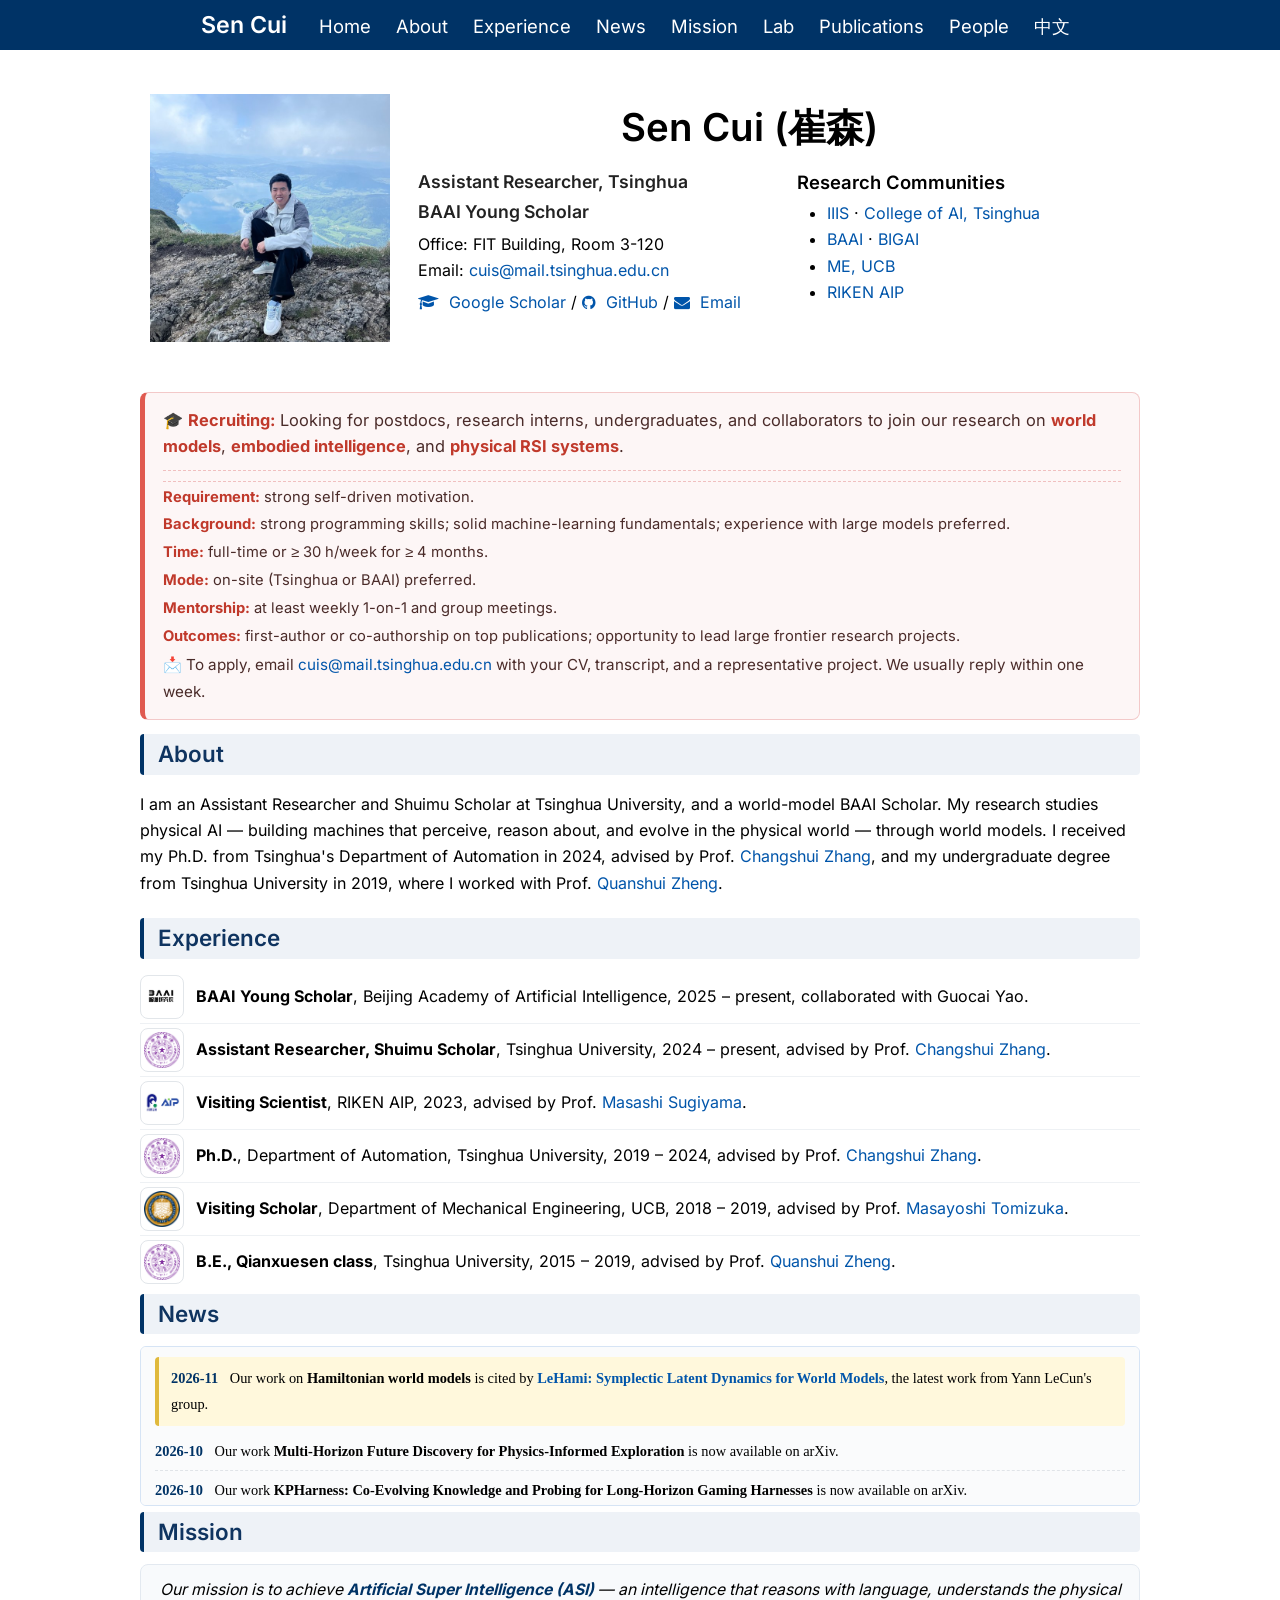
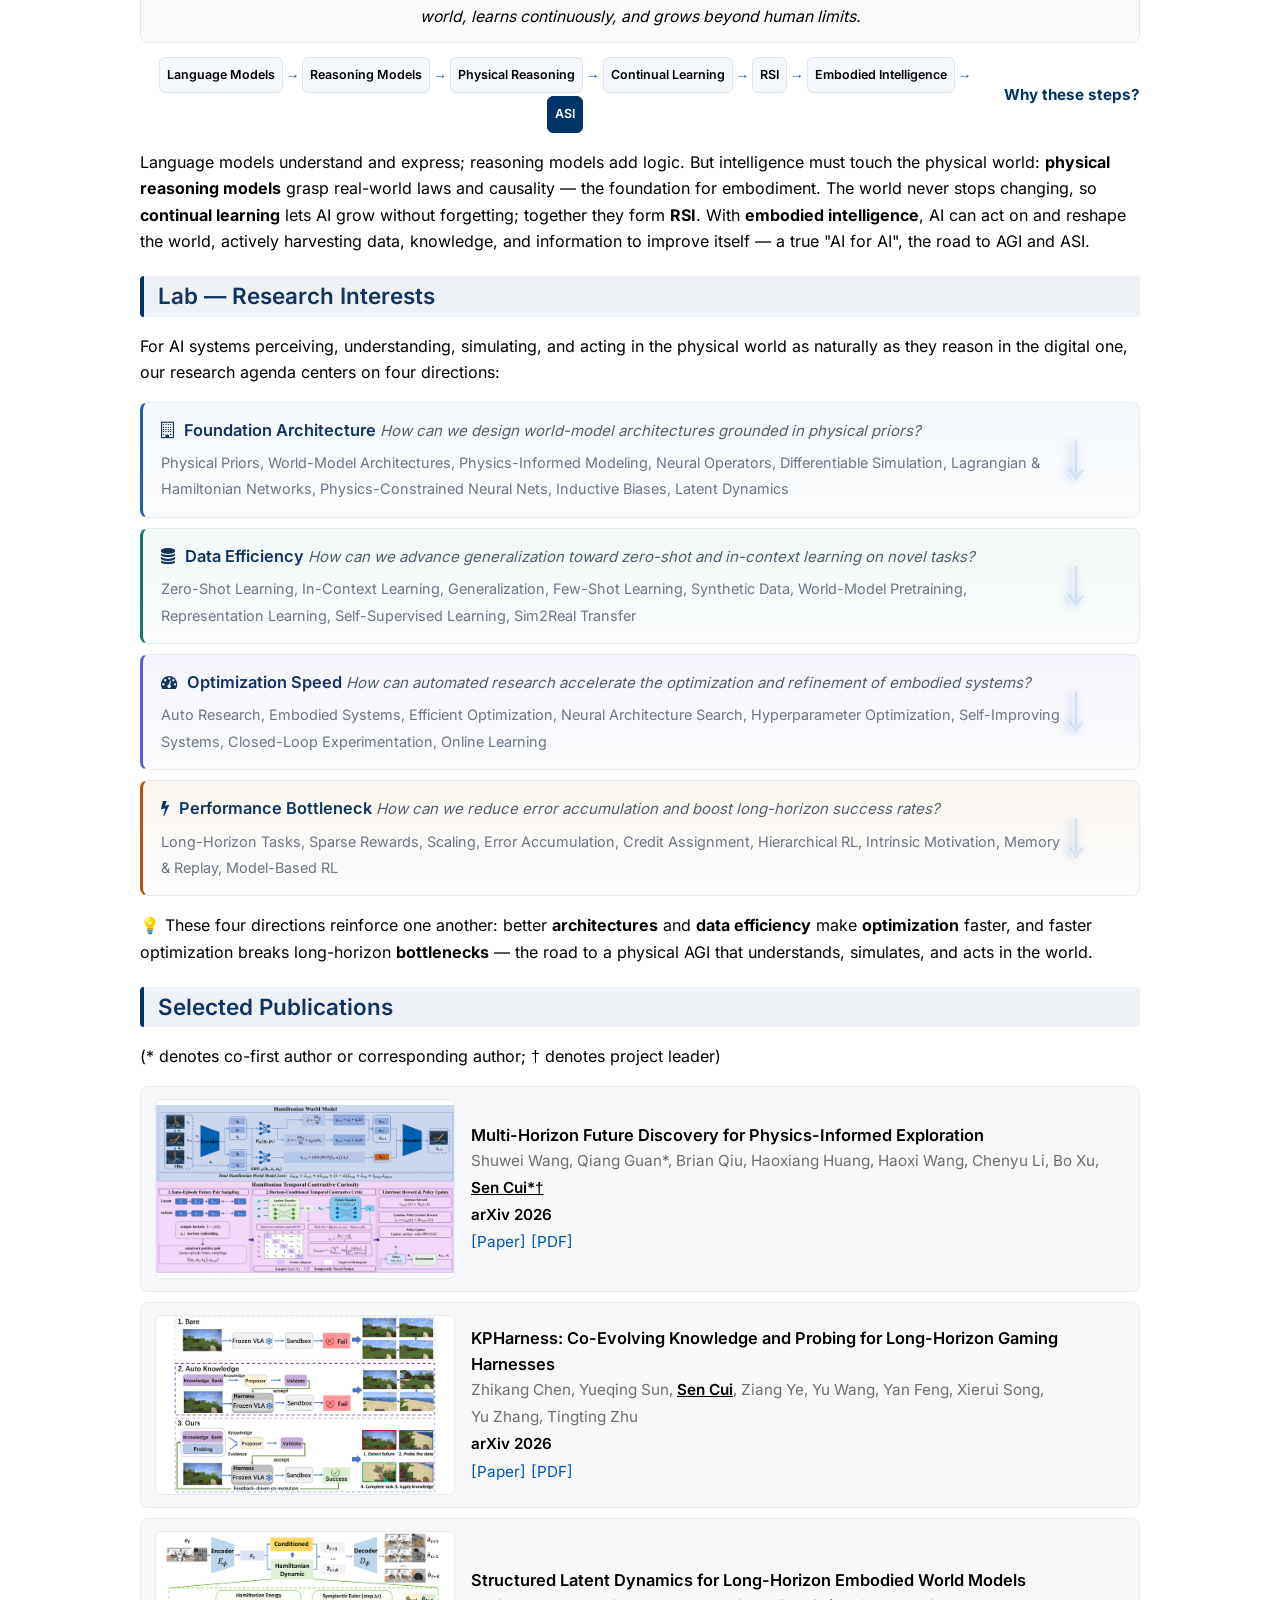
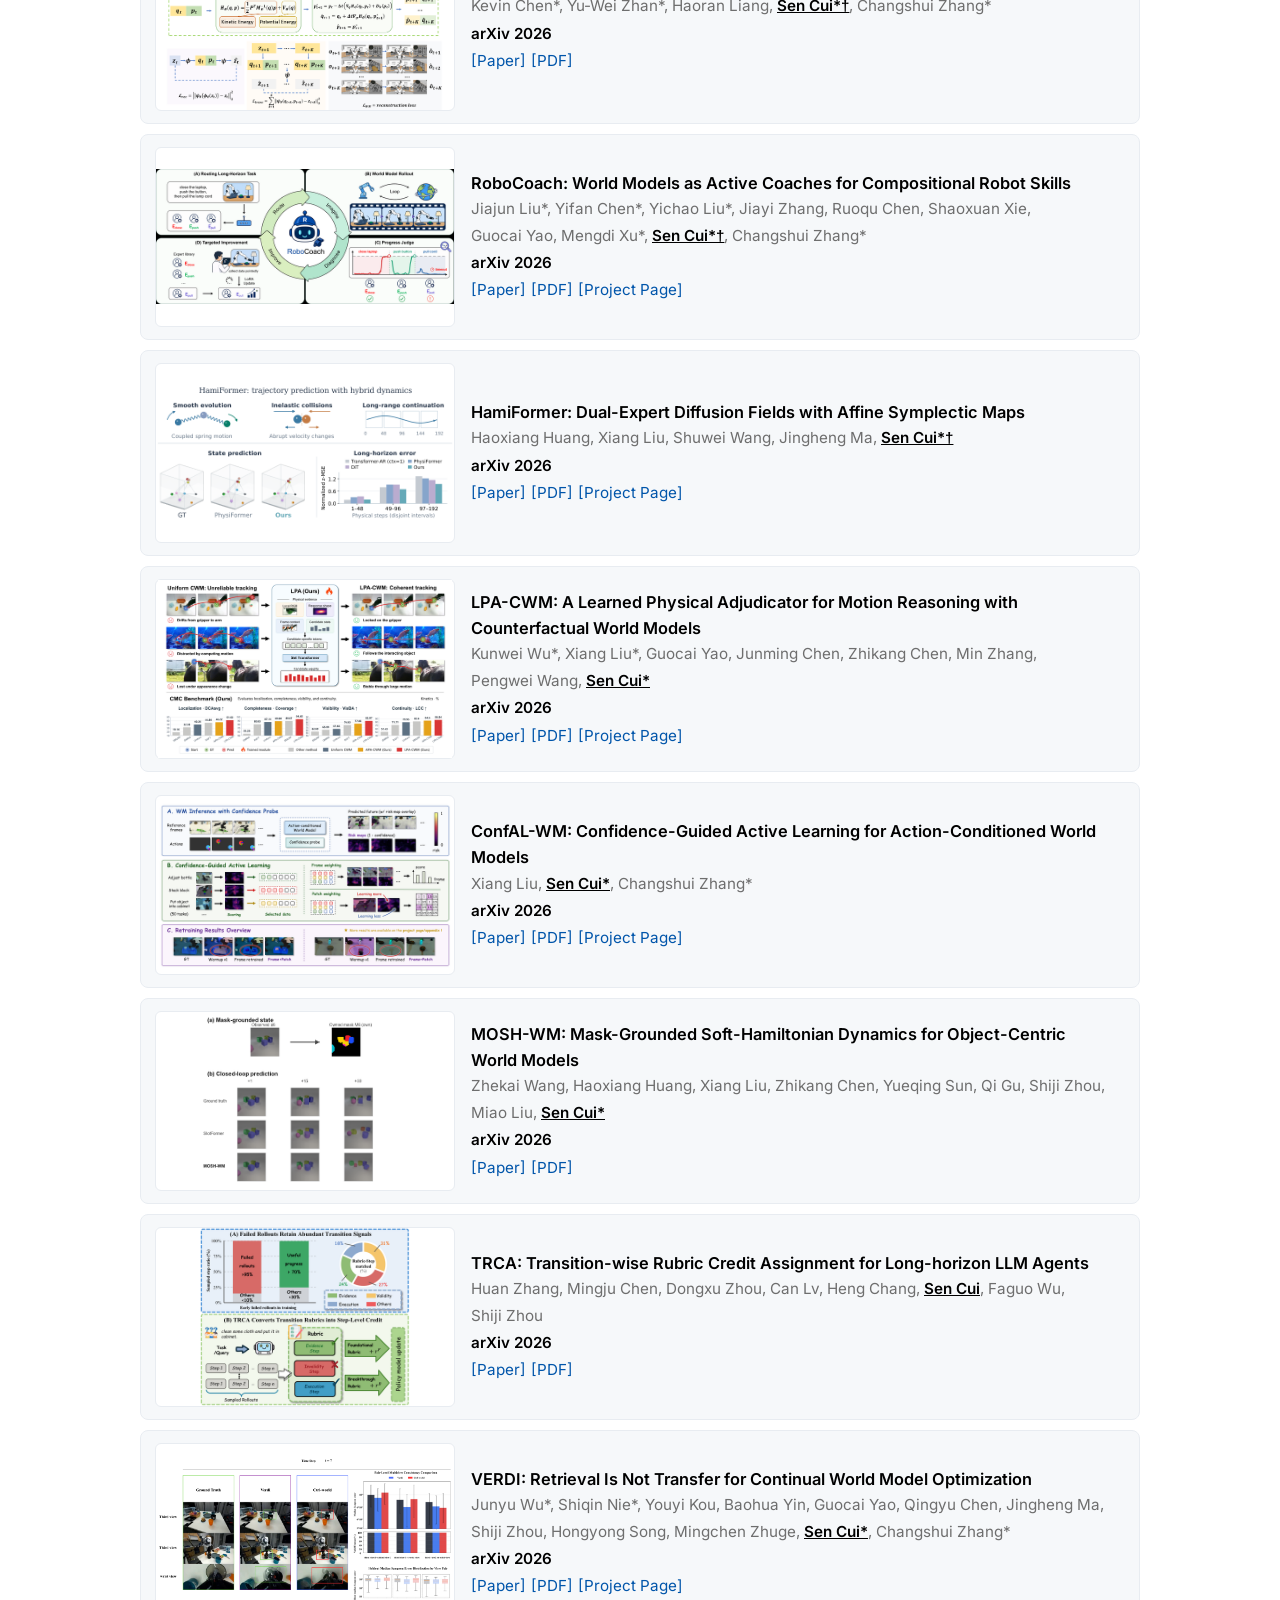
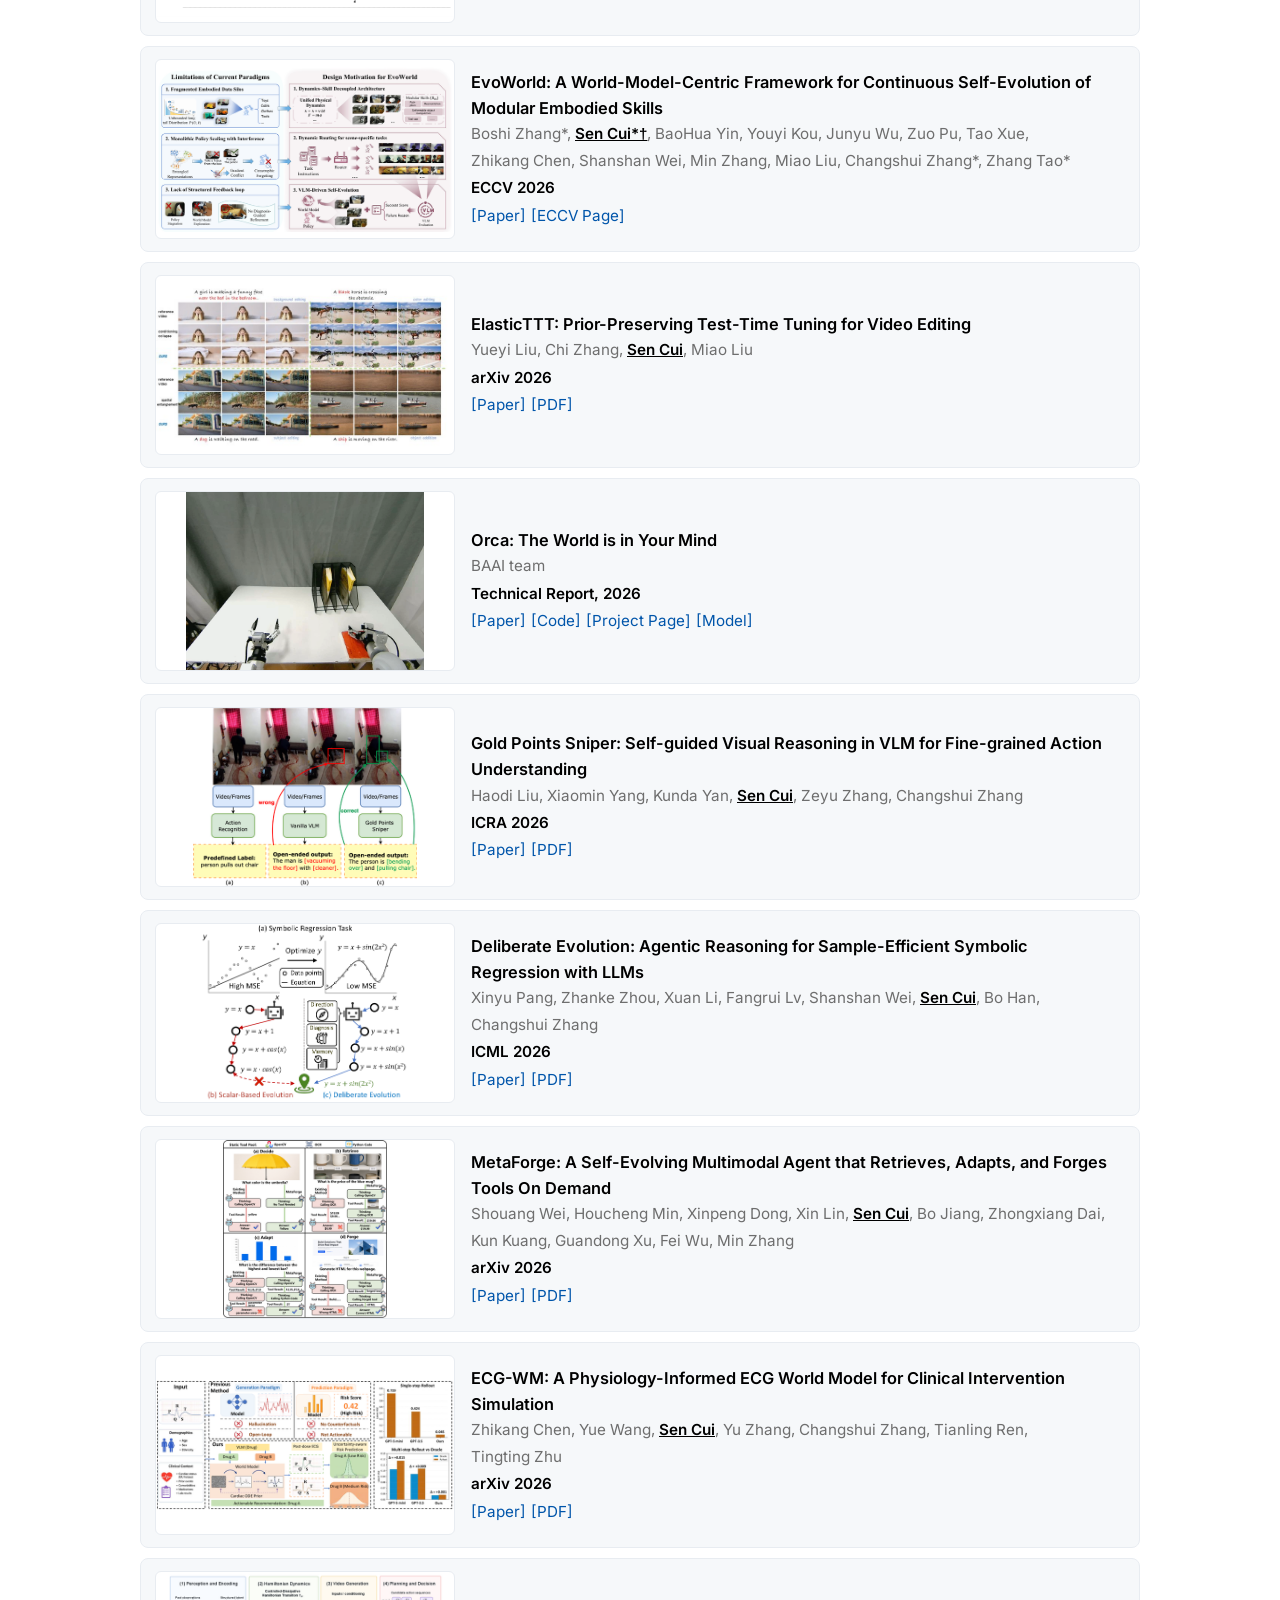
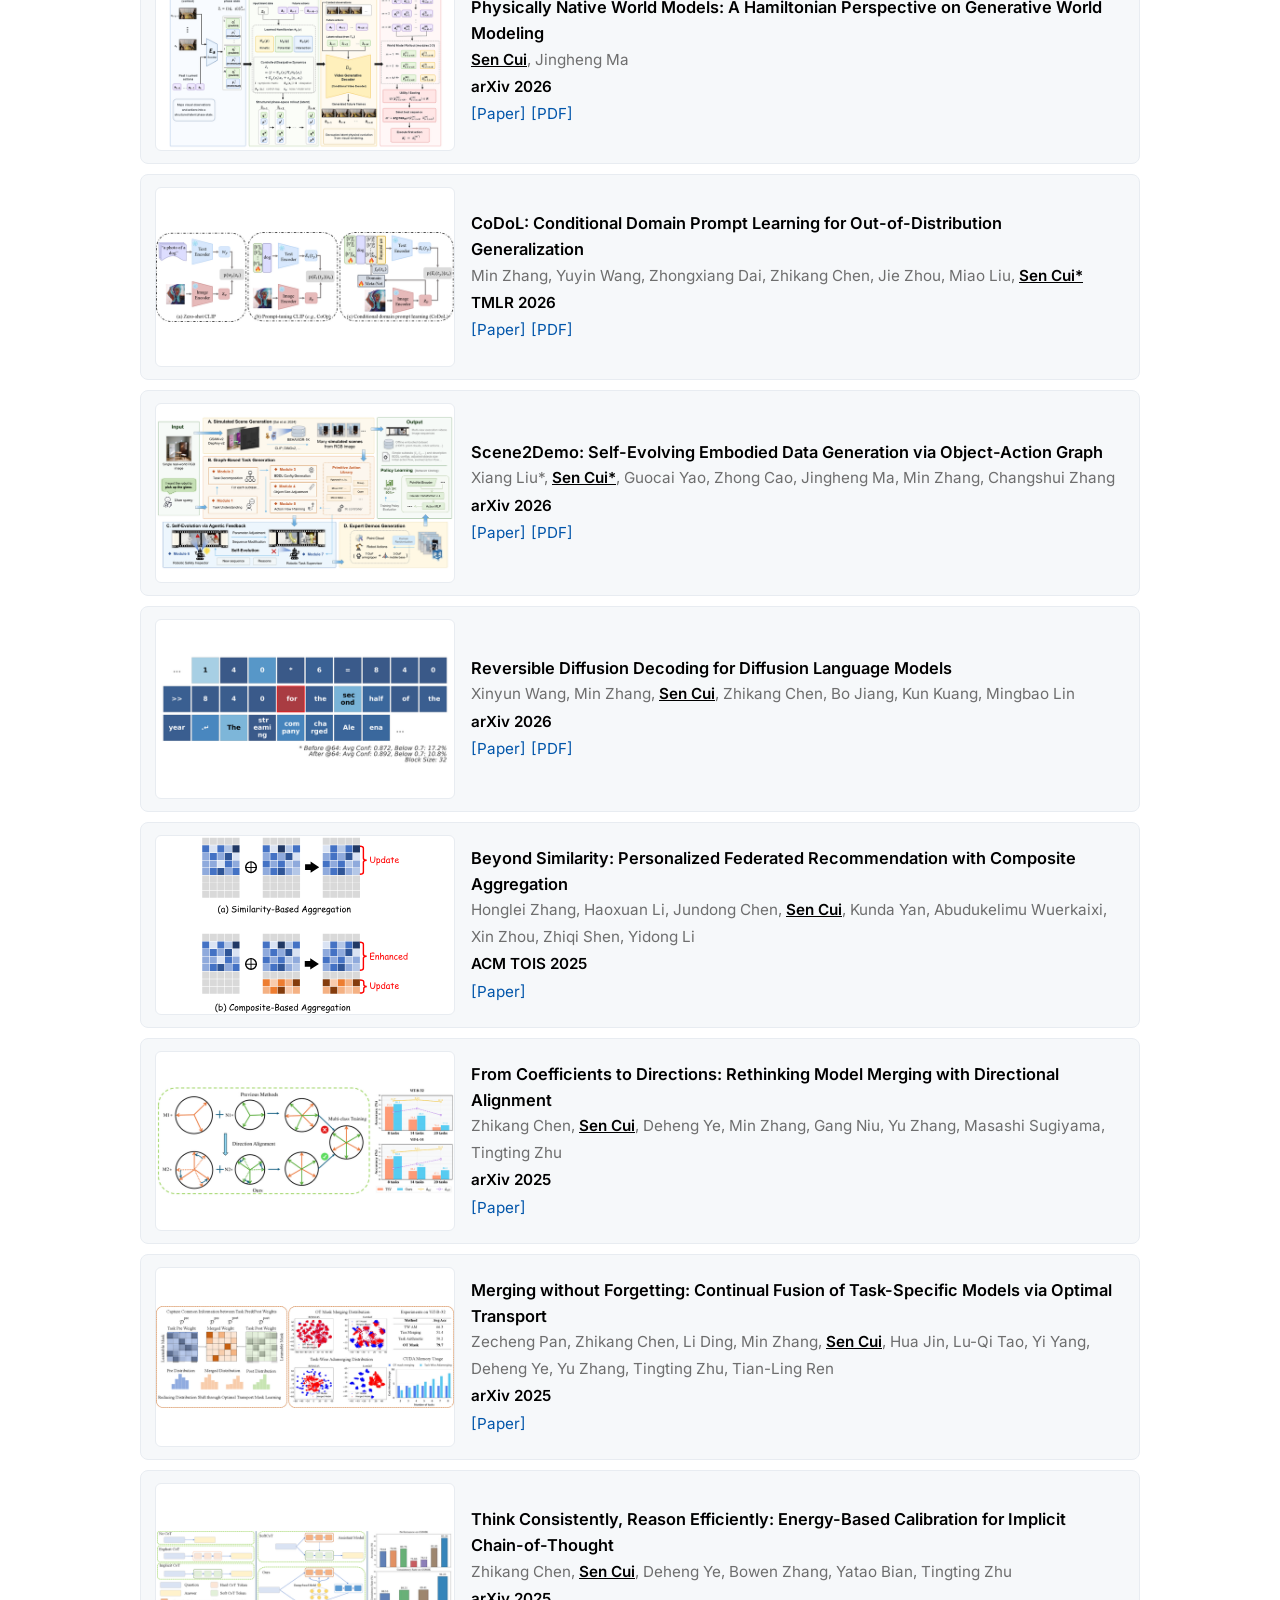
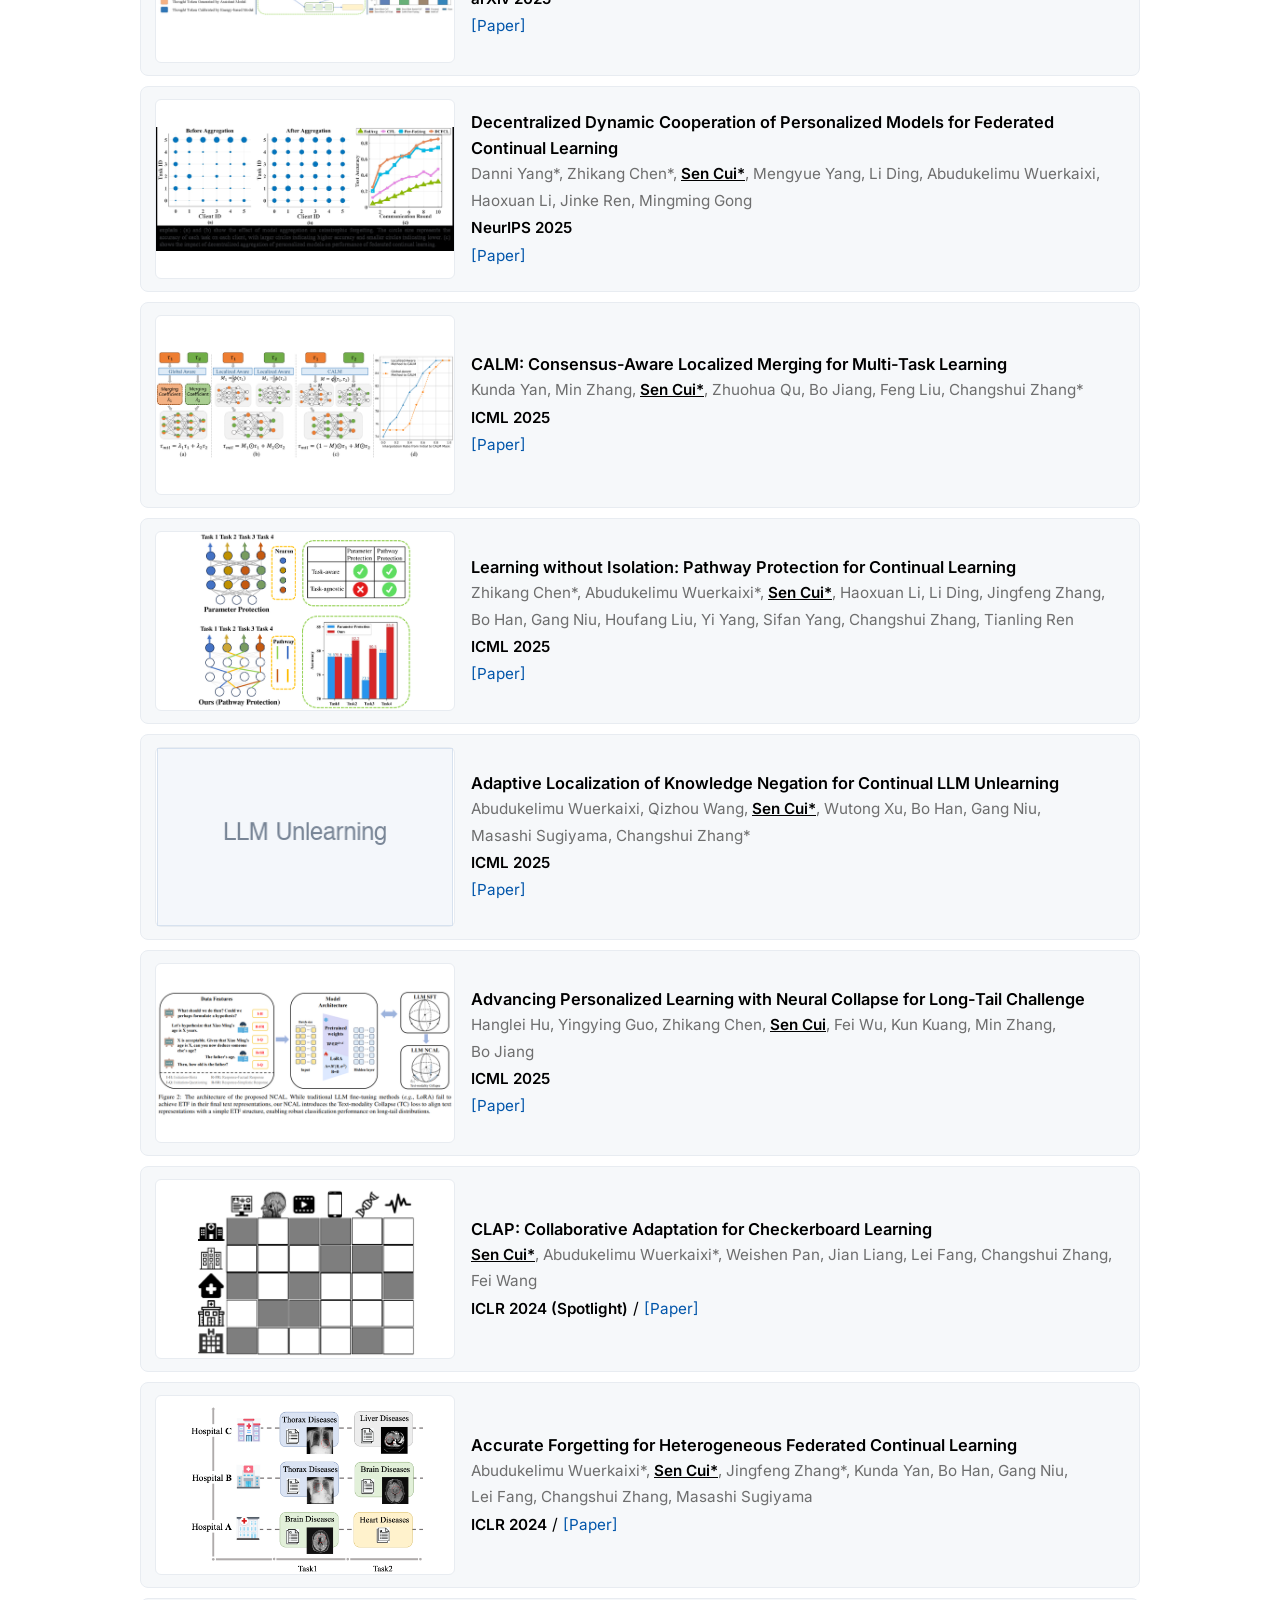
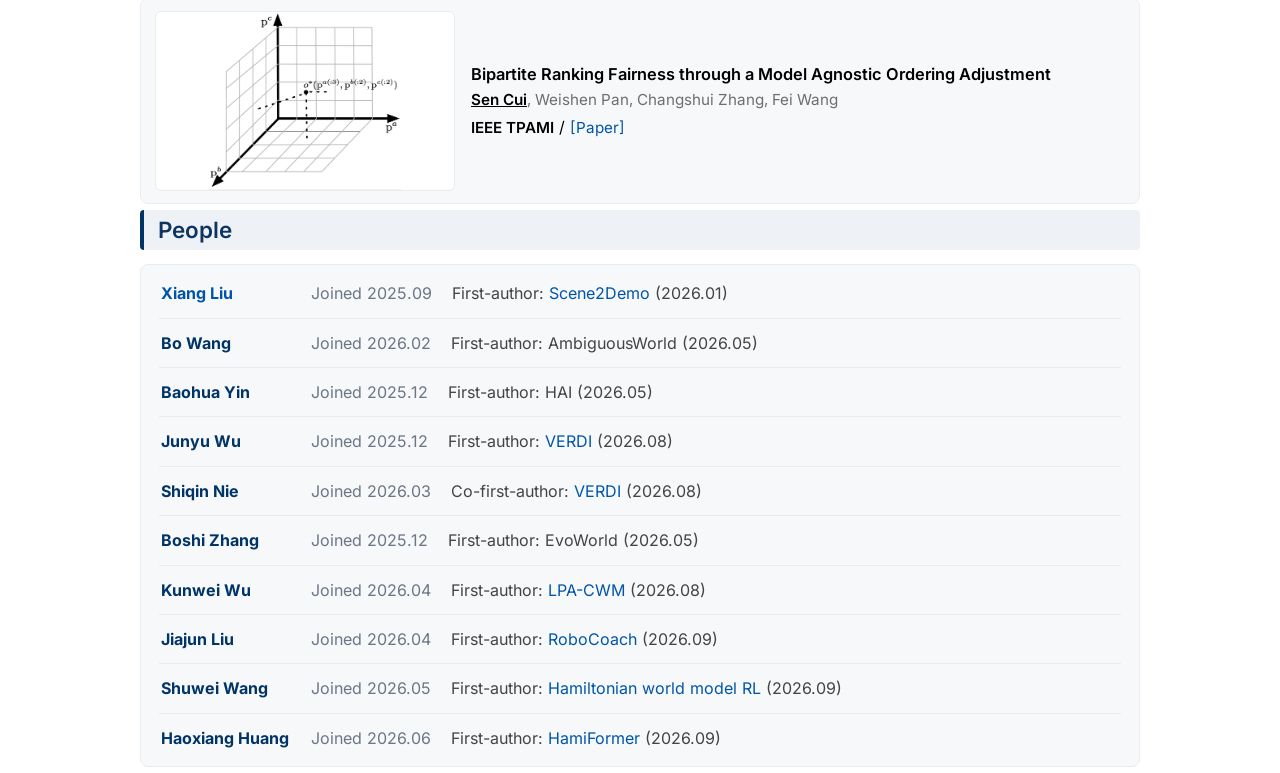
<file: index.html>
<!DOCTYPE html>
<html lang="en">
<head>
  <meta charset="utf-8" />
  <meta name="viewport" content="width=device-width, initial-scale=1, shrink-to-fit=no" />
  <meta name="robots" content="index,follow" />
  <meta name="google-site-verification" content="PSzztUH1OqPX3-r3hIYwhPU7S5BYCz1NtvUcieX9OZw" />
  <meta name="keywords" content="Sen Cui; 崔森; World Models; Embodied Intelligence; Physical AI; Continual Learning; Tsinghua University; BAAI" />
  <meta name="author" content="Sen Cui" />
  <title>Sen Cui (崔森) | Tsinghua University — World Models and Embodied Intelligence</title>
  <meta name="description" content="Sen Cui (崔森) is an Assistant Researcher and Shuimu Scholar at Tsinghua University and a BAAI Young Scholar. His research focuses on world models, embodied intelligence, and physical AI." />
  <link rel="canonical" href="https://sencui-thu.github.io/" />
  <link rel="alternate" hreflang="en" href="https://sencui-thu.github.io/" />
  <link rel="alternate" hreflang="zh-CN" href="https://sencui-thu.github.io/zh.html" />
  <link rel="alternate" hreflang="x-default" href="https://sencui-thu.github.io/" />
  <meta property="og:type" content="profile" />
  <meta property="og:title" content="Sen Cui (崔森) | Tsinghua University" />
  <meta property="og:description" content="Assistant Researcher and Shuimu Scholar at Tsinghua University; BAAI Young Scholar. Research on world models, embodied intelligence, and physical AI." />
  <meta property="og:url" content="https://sencui-thu.github.io/" />
  <meta property="og:image" content="https://sencui-thu.github.io/images/sc.jpg" />
  <meta name="twitter:card" content="summary" />
  <meta name="twitter:title" content="Sen Cui (崔森) | Tsinghua University" />
  <meta name="twitter:description" content="Research on world models, embodied intelligence, and physical AI." />
  <meta name="twitter:image" content="https://sencui-thu.github.io/images/sc.jpg" />
  <script type="application/ld+json">
  {
    "@context": "https://schema.org",
    "@type": "Person",
    "name": "Sen Cui",
    "alternateName": "崔森",
    "url": "https://sencui-thu.github.io/",
    "image": "https://sencui-thu.github.io/images/sc.jpg",
    "jobTitle": "Assistant Researcher and Shuimu Scholar",
    "affiliation": [
      { "@type": "Organization", "name": "Tsinghua University", "url": "https://www.tsinghua.edu.cn/" },
      { "@type": "Organization", "name": "Beijing Academy of Artificial Intelligence (BAAI)", "url": "https://www.baai.ac.cn/" }
    ],
    "alumniOf": [
      { "@type": "Organization", "name": "Tsinghua University" },
      { "@type": "Organization", "name": "University of California, Berkeley" }
    ],
    "knowsAbout": ["World Models", "Embodied Intelligence", "Physical AI", "Continual Learning", "Reinforcement Learning", "Machine Learning"],
    "sameAs": [
      "https://scholar.google.com/citations?user=UzQuG1UAAAAJ&hl=en",
      "https://github.com/sencui-thu"
    ]
  }
  </script>
  <link rel="stylesheet" href="css/font-awesome.min.css?v=10" type="text/css" />
  <link rel="stylesheet" href="style.css?v=10" type="text/css" />
</head>
<body>

  <div class="outercontainer">

  <header>
    <div class="header-inner">
      <div class="ftheader"><a href="#home">Sen Cui</a></div>
            <nav>
        <div class="ftsubheader text"><a href="#home">Home</a></div>
        <div class="ftsubheader text about"><a href="#about">About</a></div>
        <div class="ftsubheader text experience"><a href="#experience">Experience</a></div>
        <div class="ftsubheader text news"><a href="#news">News</a></div>
        <div class="ftsubheader text mission"><a href="#mission">Mission</a></div>
        <div class="ftsubheader text lab"><a href="#lab">Lab</a></div>
        <div class="ftsubheader text publications"><a href="#publications">Publications</a></div>
        <div class="ftsubheader text people"><a href="#people">People</a></div>
        <div class="ftsubheader text lang"><a href="zh.html">中文</a></div>
      </nav>
    </div>
  </header>

  <main class="container body">
    <section class="content heading anchor" id="home" aria-labelledby="home-heading">
      <div class="img">
        <img class="img_responsive" src="images/sc.jpg" alt="Photo of Sen Cui" width="400" height="400" loading="eager" fetchpriority="high" decoding="async">
      </div>

      <div class="right">
        <h1 id="home-heading">Sen Cui (崔森)</h1>

        <div class="right-cols">
          <div class="text info">
            <div class="role-line">Assistant Researcher, Tsinghua</div>
            <div class="role-line">BAAI Young Scholar</div>
            <p>
              <div>Office: FIT Building, Room 3-120</div>
              <div>Email: <a href="mailto:cuis@mail.tsinghua.edu.cn">cuis@mail.tsinghua.edu.cn</a></div>
            </p>
            <p>
              <span><a href="https://scholar.google.com/citations?user=UzQuG1UAAAAJ&hl=en"><i class="fa fa-graduation-cap" aria-hidden="true"></i> Google Scholar</a></span> /
              <span><a href="https://github.com/sencui-thu"><i class="fa fa-github" aria-hidden="true"></i> GitHub</a></span> /
              <span><a href="mailto:cuis@mail.tsinghua.edu.cn"><i class="fa fa-envelope" aria-hidden="true"></i> Email</a></span>
            </p>
          </div>

          <div class="text">
            <div class="title">Research Communities</div>
                        <ul>
              <li><a href="https://iiis.tsinghua.edu.cn/">IIIS</a> &middot; <a href="https://collegeai.tsinghua.edu.cn/">College of AI, Tsinghua</a></li>
              <li><a href="https://www.baai.ac.cn/">BAAI</a> &middot; <a href="https://www.bigai.ai/">BIGAI</a></li>
              <li><a href="https://me.berkeley.edu/">ME, UCB</a></li>
              <li><a href="https://aip.riken.jp/">RIKEN AIP</a></li>
            </ul>
          </div>
        </div>
      </div>
    </section>

            <div class="recruit-block">
      <p class="recruit-note">🎓 <b>Recruiting:</b> Looking for postdocs, research interns, undergraduates, and collaborators to join our research on <b>world models</b>, <b>embodied intelligence</b>, and <b>physical RSI systems</b>.</p>
      <ul class="recruit-list">
        <li><b>Requirement:</b> strong self-driven motivation.</li>
        <li><b>Background:</b> strong programming skills; solid machine-learning fundamentals; experience with large models preferred.</li>
        <li><b>Time:</b> full-time or &ge; 30 h/week for &ge; 4 months.</li>
        <li><b>Mode:</b> on-site (Tsinghua or BAAI) preferred.</li>
        <li><b>Mentorship:</b> at least weekly 1-on-1 and group meetings.</li>
        <li><b>Outcomes:</b> first-author or co-authorship on top publications; opportunity to lead large frontier research projects.</li>
      </ul>
      <p class="recruit-apply">📩&nbsp;To&nbsp;apply, email <a href="mailto:cuis@mail.tsinghua.edu.cn">cuis@mail.tsinghua.edu.cn</a> with your CV, transcript, and a representative project. We usually reply within one week.</p>
    </div>

    <section class="content anchor" id="about">
      <div class="title">About</div>
      <p>
        I am an Assistant Researcher and Shuimu Scholar at Tsinghua University, and a world-model BAAI Scholar.
        My research studies physical AI — building machines that perceive, reason about, and evolve in the
        physical world — through world models. I received my Ph.D. from Tsinghua's Department of Automation in 2024, advised by Prof.
        <a href="https://scholar.google.com/citations?user=GL9M37YAAAAJ&hl=en">Changshui Zhang</a>, and my
        undergraduate degree from Tsinghua University in 2019, where I worked with Prof.
        <a href="https://www.tsinghua.edu.cn/info/1167/93860.htm">Quanshui Zheng</a>.
      </p>
    </section>

<section class="content anchor" id="experience">
      <div class="title">Experience</div>
      <div class="edu-list">
        <div class="edu-item">
          <img src="images/baai.png" alt="BAAI">
          <div class="edu-text"><b>BAAI Young Scholar</b>, Beijing Academy of Artificial Intelligence, 2025 &ndash; present, collaborated with Guocai Yao.</div>
        </div>
        <div class="edu-item">
          <img src="images/thu.png" alt="Tsinghua University">
          <div class="edu-text"><b>Assistant Researcher, Shuimu Scholar</b>, Tsinghua University, 2024 &ndash; present, advised by Prof. <a href="https://scholar.google.com/citations?user=GL9M37YAAAAJ&hl=en">Changshui Zhang</a>.</div>
        </div>
        <div class="edu-item">
          <img src="images/rikenaip.jpeg" alt="RIKEN AIP">
          <div class="edu-text"><b>Visiting Scientist</b>, RIKEN AIP, 2023, advised by Prof. <a href="http://www.ms.k.u-tokyo.ac.jp/sugi/">Masashi Sugiyama</a>.</div>
        </div>
        <div class="edu-item">
          <img src="images/thu.png" alt="Tsinghua University">
          <div class="edu-text"><b>Ph.D.</b>, Department of Automation, Tsinghua University, 2019 &ndash; 2024, advised by Prof. <a href="https://scholar.google.com/citations?user=GL9M37YAAAAJ&hl=en">Changshui Zhang</a>.</div>
        </div>
        <div class="edu-item">
          <img src="images/ucb.png" alt="UC Berkeley">
          <div class="edu-text"><b>Visiting Scholar</b>, Department of Mechanical Engineering, UCB, 2018 &ndash; 2019, advised by Prof. <a href="https://scholar.google.com/citations?user=8m8taGEAAAAJ&hl=en">Masayoshi Tomizuka</a>.</div>
        </div>
        <div class="edu-item">
          <img src="images/thu.png" alt="Tsinghua University">
          <div class="edu-text"><b>B.E., Qianxuesen class</b>, Tsinghua University, 2015 &ndash; 2019, advised by Prof. <a href="https://www.tsinghua.edu.cn/info/1167/93860.htm">Quanshui Zheng</a>.</div>
        </div>
      </div>
    </section>

<section class="content anchor" id="news">
      <div class="title">News</div>
      <div class="news-box">
        <ul class="news-list">
          <li class="news-hl"><span class="news-date">2026-11</span> Our work on <b>Hamiltonian world models</b> is cited by <a href="https://arxiv.org/abs/2610.15267"><b>LeHami: Symplectic Latent Dynamics for World Models</b></a>, the latest work from Yann LeCun's group.</li>
          <li><span class="news-date">2026-10</span> Our work <b>Multi-Horizon Future Discovery for Physics-Informed Exploration</b> is now available on arXiv.</li>
          <li><span class="news-date">2026-10</span> Our work <b>KPHarness: Co-Evolving Knowledge and Probing for Long-Horizon Gaming Harnesses</b> is now available on arXiv.</li>
          <li><span class="news-date">2026-10</span> Our work <b>Structured Latent Dynamics for Long-Horizon Embodied World Models</b> is now available on arXiv.</li>
          <li><span class="news-date">2026-09</span> Our work <b>RoboCoach: World Models as Active Coaches for Compositional Robot Skills</b> is now available on arXiv.</li>
          <li><span class="news-date">2026-09</span> Our work <b>HamiFormer: Dual-Expert Diffusion Fields with Affine Symplectic Maps</b> is now available on arXiv.</li>
          <li><span class="news-date">2026-09</span> Our work <b>Geometry-Aware Directional Alignment for Coherent Model Merging</b> has been accepted by <b>NeurIPS 2026</b>.</li>
          <li><span class="news-date">2026-09</span> Our work <b>AmbiguousWorld: Benchmarking and Resolving Ambiguous Instructions in Video World Models</b> has been accepted by <b>NeurIPS 2026</b>.</li>
          <li><span class="news-date">2026-09</span> Our work <b>HAI: Hierarchical Anchored Interaction for Multi-View Bimanual World Models</b> has been accepted by <b>NeurIPS 2026</b>.</li>
          <li><span class="news-date">2026-09</span> Our work <b>LPA-CWM: A Learned Physical Adjudicator for Motion Reasoning with Counterfactual World Models</b> is now available on arXiv.</li>
          <li><span class="news-date">2026-08</span> Our work <b>ConfAL-WM: Confidence-Guided Active Learning for Action-Conditioned World Models</b> is now available on arXiv.</li>
          <li><span class="news-date">2026-08</span> Our work <b>MOSH-WM: Mask-Grounded Soft-Hamiltonian Dynamics for Object-Centric World Models</b> is now available on arXiv.</li>
          <li><span class="news-date">2026-08</span> Our work <b>TRCA: Transition-wise Rubric Credit Assignment for Long-horizon LLM Agents</b> is now available on arXiv.</li>
          <li><span class="news-date">2026-08</span> Our work <b>VERDI: Retrieval Is Not Transfer for Continual World Model Optimization</b> is now available on arXiv.</li>
          <li><span class="news-date">2026-07</span> Our work <b>ElasticTTT: Prior-Preserving Test-Time Tuning for Video Editing</b> is now available on arXiv.</li>
          <li><span class="news-date">2026-07</span> Our team at BAAI released <b>Orca: The World is in Your Mind</b>, a multimodal representation world model.</li>
          <li><span class="news-date">2026-07</span> Our work <b>EvoWorld: A World-Model-Centric Framework for Continuous Self-Evolution of Modular Embodied Skills</b> has been accepted by <b>ECCV 2026</b>.</li>
          <li><span class="news-date">2026-06</span> Our work <b>Gold Points Sniper: Self-guided Visual Reasoning in VLM for Fine-grained Action Understanding</b> has been accepted by <b>ICRA 2026</b>.</li>
          <li><span class="news-date">2026-06</span> Our work <b>Deliberate Evolution: Agentic Reasoning for Sample-Efficient Symbolic Regression with LLMs</b> has been accepted by <b>ICML 2026</b>.</li>
          <li><span class="news-date">2026-06</span> Our work <b>MetaForge: A Self-Evolving Multimodal Agent that Retrieves, Adapts, and Forges Tools On Demand</b> is now available on arXiv.</li>
          <li><span class="news-date">2026-05</span> Our work <b>ECG-WM: A Physiology-Informed ECG World Model for Clinical Intervention Simulation</b> is now available on arXiv.</li>
          <li><span class="news-date">2026-05</span> Our work <b>Physically Native World Models: A Hamiltonian Perspective on Generative World Modeling</b> is now available on arXiv.</li>
          <li><span class="news-date">2026-04</span> Our work <b>CoDoL: Conditional Domain Prompt Learning for Out-of-Distribution Generalization</b> has been accepted by <b>TMLR 2026</b>.</li>
          <li><span class="news-date">2026-02</span> Our work <b>Scene2Demo: Self-Evolving Embodied Data Generation via Object-Action Graph</b> is now available on arXiv.</li>
          <li><span class="news-date">2026-01</span> Our work <b>Reversible Diffusion Decoding for Diffusion Language Models</b> is now available on arXiv.</li>
          <li><span class="news-date">2025-12</span> Our work <b>Beyond Similarity: Personalized Federated Recommendation with Composite Aggregation</b> has been accepted by <b>ACM TOIS</b>.</li>
          <li><span class="news-date">2025-12</span> Honored to be selected as a <b>BAAI Scholar</b>.</li>
          <li><span class="news-date">2025-11</span> Our work <b>From Coefficients to Directions: Rethinking Model Merging with Directional Alignment</b> is now available on arXiv.</li>
          <li><span class="news-date">2025-11</span> Our work <b>Merging without Forgetting: Continual Fusion of Task-Specific Models via Optimal Transport</b> is now available on arXiv.</li>
          <li><span class="news-date">2025-11</span> Our work <b>Think Consistently, Reason Efficiently: Energy-Based Calibration for Implicit Chain-of-Thought</b> is now available on arXiv.</li>
          <li><span class="news-date">2025-09</span> Our work <b>Decentralized Dynamic Cooperation of Personalized Models for Federated Continual Learning</b> has been accepted by <b>NeurIPS 2025</b>.</li>
          <li><span class="news-date">2025-06</span> Our work <b>CALM: Consensus-Aware Localized Merging for Multi-Task Learning</b> has been accepted by <b>ICML 2025</b>.</li>
          <li><span class="news-date">2025-05</span> Our work <b>Learning without Isolation: Pathway Protection for Continual Learning</b> has been accepted by <b>ICML 2025</b>.</li>
          <li><span class="news-date">2025-05</span> Our work <b>Adaptive Localization of Knowledge Negation for Continual LLM Unlearning</b> has been accepted by <b>ICML 2025</b>.</li>
          <li><span class="news-date">2025-05</span> Our work <b>Advancing Personalized Learning with Neural Collapse for Long-Tail Challenge</b> has been accepted by <b>ICML 2025</b>.</li>
          <li><span class="news-date">2024-01</span> Our work <b>CLAP: Collaborative Adaptation for Checkerboard Learning</b> has been accepted by <b>ICLR 2024 (Spotlight)</b>.</li>
          <li><span class="news-date">2024-01</span> Our work <b>Accurate Forgetting for Heterogeneous Federated Continual Learning</b> has been accepted by <b>ICLR 2024</b>.</li>
          <li><span class="news-date">2023-06</span> Our work <b>Bipartite Ranking Fairness through a Model Agnostic Ordering Adjustment</b> has been published in <b>IEEE TPAMI</b>.</li>
        </ul>
      </div>
    </section>

<section class="content anchor" id="mission">
      <div class="title">Mission</div>
      <p class="mission-statement">Our mission is to achieve <b>Artificial Super Intelligence (ASI)</b> — an intelligence that reasons with language, understands the physical world, learns continuously, and grows beyond human limits.</p>

      <div class="mission-flow-row">
        <div class="mission-flow">
          <span class="m-step">Language Models</span><span class="m-arrow">&#8594;</span>
          <span class="m-step">Reasoning Models</span><span class="m-arrow">&#8594;</span>
          <span class="m-step">Physical Reasoning</span><span class="m-arrow">&#8594;</span>
          <span class="m-step">Continual Learning</span><span class="m-arrow">&#8594;</span>
          <span class="m-step">RSI</span><span class="m-arrow">&#8594;</span>
          <span class="m-step">Embodied Intelligence</span><span class="m-arrow">&#8594;</span>
          <span class="m-step asi">ASI</span>
        </div>
        <span class="m-question">Why these steps?</span>
      </div>

      <p>
        Language models understand and express; reasoning models add logic. But intelligence
        must touch the physical world: <b>physical reasoning models</b> grasp real-world laws and causality —
        the foundation for embodiment. The world never stops changing, so <b>continual learning</b> lets AI grow
        without forgetting; together they form <b>RSI</b>. With <b>embodied intelligence</b>, AI can act on and
        reshape the world, actively harvesting data, knowledge, and information to improve itself — a true
        "AI for AI", the road to AGI and ASI.
      </p>
    </section>

<section class="content anchor" id="lab">
      <div class="title">Lab — Research Interests</div>
      <p>
        For AI systems perceiving, understanding, simulating, and acting in the physical world as naturally as
        they reason in the digital one, our research agenda centers on four directions:
      </p>
      <div class="agi-list">
        <div class="agi-card">
          <span class="agi-num">&#8594;</span>
          <h3><i class="fa fa-building-o" aria-hidden="true"></i> Foundation Architecture <span class="agi-q">How can we design world-model architectures grounded in physical priors? </span></h3>
          <p class="agi-k">Physical Priors, World-Model Architectures, Physics-Informed Modeling, Neural Operators, Differentiable Simulation, Lagrangian &amp; Hamiltonian Networks, Physics-Constrained Neural Nets, Inductive Biases, Latent Dynamics</p>
        </div>
        <div class="agi-card">
          <span class="agi-num">&#8594;</span>
          <h3><i class="fa fa-database" aria-hidden="true"></i> Data Efficiency <span class="agi-q">How can we advance generalization toward zero-shot and in-context learning on novel tasks? </span></h3>
          <p class="agi-k">Zero-Shot Learning, In-Context Learning, Generalization, Few-Shot Learning, Synthetic Data, World-Model Pretraining, Representation Learning, Self-Supervised Learning, Sim2Real Transfer</p>
        </div>
        <div class="agi-card">
          <span class="agi-num">&#8594;</span>
          <h3><i class="fa fa-tachometer" aria-hidden="true"></i> Optimization Speed <span class="agi-q">How can automated research accelerate the optimization and refinement of embodied systems? </span></h3>
          <p class="agi-k">Auto Research, Embodied Systems, Efficient Optimization, Neural Architecture Search, Hyperparameter Optimization, Self-Improving Systems, Closed-Loop Experimentation, Online Learning</p>
        </div>
        <div class="agi-card">
          <span class="agi-num">&#8594;</span>
          <h3><i class="fa fa-bolt" aria-hidden="true"></i> Performance Bottleneck <span class="agi-q">How can we reduce error accumulation and boost long-horizon success rates? </span></h3>
          <p class="agi-k">Long-Horizon Tasks, Sparse Rewards, Scaling, Error Accumulation, Credit Assignment, Hierarchical RL, Intrinsic Motivation, Memory &amp; Replay, Model-Based RL</p>
        </div>
      </div>
      <p>
        💡 These four directions reinforce one another: better <b>architectures</b> and <b>data efficiency</b>
        make <b>optimization</b> faster, and faster optimization breaks long-horizon <b>bottlenecks</b> — the
        road to a physical AGI that understands, simulates, and acts in the world.
      </p>
    </section>

<section class="content anchor" id="publications">
      <div class="title">Selected Publications</div>
      <p>(* denotes co-first author or corresponding author; &#8224; denotes project leader)</p>

            <div class="publication">
        <div class="img"><img loading="lazy" class="img_responsive" src="images/multi-horizon.png" alt=""></div>
        <div class="text">
          <div class="title"><a href="https://arxiv.org/abs/2610.35468">Multi-Horizon Future Discovery for Physics-Informed Exploration</a></div>
          <div class="authors"><span class="author">Shuwei Wang</span>, <span class="author">Qiang Guan*</span>, <span class="author">Brian Qiu</span>, <span class="author">Haoxiang Huang</span>, <span class="author">Haoxi Wang</span>, <span class="author">Chenyu Li</span>, <span class="author">Bo Xu</span>, <span class="author jw">Sen Cui*&#8224;</span></div>
          <div><span class="venue">arXiv 2026</span></div>
          <div><span class="tag"><a href="https://arxiv.org/abs/2610.35468">Paper</a></span> <span class="tag"><a href="https://arxiv.org/pdf/2610.35468">PDF</a></span></div>
        </div>
      </div>

            <div class="publication">
        <div class="img"><img loading="lazy" class="img_responsive" src="images/kpharness.png" alt=""></div>
        <div class="text">
          <div class="title"><a href="https://arxiv.org/abs/2610.27417">KPHarness: Co-Evolving Knowledge and Probing for Long-Horizon Gaming Harnesses</a></div>
          <div class="authors"><span class="author">Zhikang Chen</span>, <span class="author">Yueqing Sun</span>, <span class="author jw">Sen Cui</span>, <span class="author">Ziang Ye</span>, <span class="author">Yu Wang</span>, <span class="author">Yan Feng</span>, <span class="author">Xierui Song</span>, <span class="author">Yu Zhang</span>, <span class="author">Tingting Zhu</span></div>
          <div><span class="venue">arXiv 2026</span></div>
          <div><span class="tag"><a href="https://arxiv.org/abs/2610.27417">Paper</a></span> <span class="tag"><a href="https://arxiv.org/pdf/2610.27417">PDF</a></span></div>
        </div>
      </div>

            <div class="publication">
        <div class="img"><img loading="lazy" class="img_responsive" src="images/latent-dynamics.png" alt=""></div>
        <div class="text">
          <div class="title"><a href="https://arxiv.org/abs/2610.24534">Structured Latent Dynamics for Long-Horizon Embodied World Models</a></div>
          <div class="authors"><span class="author">Kevin Chen*</span>, <span class="author">Yu-Wei Zhan*</span>, <span class="author">Haoran Liang</span>, <span class="author jw">Sen Cui*&#8224;</span>, <span class="author">Changshui Zhang*</span></div>
          <div><span class="venue">arXiv 2026</span></div>
          <div><span class="tag"><a href="https://arxiv.org/abs/2610.24534">Paper</a></span> <span class="tag"><a href="https://arxiv.org/pdf/2610.24534">PDF</a></span></div>
        </div>
      </div>

            <div class="publication">
        <div class="img"><img loading="lazy" class="img_responsive" src="images/robocoach.png" alt=""></div>
        <div class="text">
          <div class="title"><a href="https://arxiv.org/abs/2609.39685">RoboCoach: World Models as Active Coaches for Compositional Robot Skills</a></div>
          <div class="authors"><span class="author">Jiajun Liu*</span>, <span class="author">Yifan Chen*</span>, <span class="author">Yichao Liu*</span>, <span class="author">Jiayi Zhang</span>, <span class="author">Ruoqu Chen</span>, <span class="author">Shaoxuan Xie</span>, <span class="author">Guocai Yao</span>, <span class="author">Mengdi Xu*</span>, <span class="author jw">Sen Cui*&#8224;</span>, <span class="author">Changshui Zhang*</span></div>
          <div><span class="venue">arXiv 2026</span></div>
          <div><span class="tag"><a href="https://arxiv.org/abs/2609.39685">Paper</a></span> <span class="tag"><a href="https://arxiv.org/pdf/2609.39685">PDF</a></span> <span class="tag"><a href="https://robocoach-ai.github.io/">Project Page</a></span></div>
        </div>
      </div>

            <div class="publication">
        <div class="img"><img loading="lazy" class="img_responsive" src="images/hamiformer.png" alt=""></div>
        <div class="text">
          <div class="title"><a href="https://arxiv.org/abs/2609.32838">HamiFormer: Dual-Expert Diffusion Fields with Affine Symplectic Maps</a></div>
          <div class="authors"><span class="author">Haoxiang Huang</span>, <span class="author">Xiang Liu</span>, <span class="author">Shuwei Wang</span>, <span class="author">Jingheng Ma</span>, <span class="author jw">Sen Cui*&#8224;</span></div>
          <div><span class="venue">arXiv 2026</span></div>
          <div><span class="tag"><a href="https://arxiv.org/abs/2609.32838">Paper</a></span> <span class="tag"><a href="https://arxiv.org/pdf/2609.32838">PDF</a></span> <span class="tag"><a href="https://hamiformer.github.io/">Project Page</a></span></div>
        </div>
      </div>

            <div class="publication">
        <div class="img"><img loading="lazy" class="img_responsive" src="images/lpa-cwm-teaser.png" alt=""></div>
        <div class="text">
          <div class="title"><a href="https://arxiv.org/abs/2609.14073">LPA-CWM: A Learned Physical Adjudicator for Motion Reasoning with Counterfactual World Models</a></div>
          <div class="authors"><span class="author">Kunwei Wu*</span>, <span class="author">Xiang Liu*</span>, <span class="author">Guocai Yao</span>, <span class="author">Junming Chen</span>, <span class="author">Zhikang Chen</span>, <span class="author">Min Zhang</span>, <span class="author">Pengwei Wang</span>, <span class="author jw">Sen Cui*</span></div>
          <div><span class="venue">arXiv 2026</span></div>
          <div><span class="tag"><a href="https://arxiv.org/abs/2609.14073">Paper</a></span> <span class="tag"><a href="https://arxiv.org/pdf/2609.14073">PDF</a></span> <span class="tag"><a href="https://lpa-cwm.github.io/">Project Page</a></span></div>
        </div>
      </div>

            <div class="publication">
        <div class="img"><img loading="lazy" class="img_responsive" src="images/confal.png" alt=""></div>
        <div class="text">
          <div class="title"><a href="https://arxiv.org/abs/2608.25572">ConfAL-WM: Confidence-Guided Active Learning for Action-Conditioned World Models</a></div>
          <div class="authors"><span class="author">Xiang Liu</span>, <span class="author jw">Sen Cui*</span>, <span class="author">Changshui Zhang*</span></div>
          <div><span class="venue">arXiv 2026</span></div>
          <div><span class="tag"><a href="https://arxiv.org/abs/2608.25572">Paper</a></span> <span class="tag"><a href="https://arxiv.org/pdf/2608.25572">PDF</a></span> <span class="tag"><a href="https://ConfAL-WM.github.io/">Project Page</a></span></div>
        </div>
      </div>

<div class="publication">
        <div class="img"><img loading="lazy" class="img_responsive" src="images/mosh.png" alt=""></div>
        <div class="text">
          <div class="title"><a href="https://arxiv.org/abs/2608.22750">MOSH-WM: Mask-Grounded Soft-Hamiltonian Dynamics for Object-Centric World Models</a></div>
          <div class="authors"><span class="author">Zhekai Wang</span>, <span class="author">Haoxiang Huang</span>, <span class="author">Xiang Liu</span>, <span class="author">Zhikang Chen</span>, <span class="author">Yueqing Sun</span>, <span class="author">Qi Gu</span>, <span class="author">Shiji Zhou</span>, <span class="author">Miao Liu</span>, <span class="author jw">Sen Cui*</span></div>
          <div><span class="venue">arXiv 2026</span></div>
          <div><span class="tag"><a href="https://arxiv.org/abs/2608.22750">Paper</a></span> <span class="tag"><a href="https://arxiv.org/pdf/2608.22750">PDF</a></span></div>
        </div>
      </div>

<div class="publication">
        <div class="img"><img loading="lazy" class="img_responsive" src="images/trca.png" alt=""></div>
        <div class="text">
          <div class="title"><a href="https://arxiv.org/abs/2608.16156">TRCA: Transition-wise Rubric Credit Assignment for Long-horizon LLM Agents</a></div>
          <div class="authors"><span class="author">Huan Zhang</span>, <span class="author">Mingju Chen</span>, <span class="author">Dongxu Zhou</span>, <span class="author">Can Lv</span>, <span class="author">Heng Chang</span>, <span class="author jw">Sen Cui</span>, <span class="author">Faguo Wu</span>, <span class="author">Shiji Zhou</span></div>
          <div><span class="venue">arXiv 2026</span></div>
          <div><span class="tag"><a href="https://arxiv.org/abs/2608.16156">Paper</a></span> <span class="tag"><a href="https://arxiv.org/pdf/2608.16156">PDF</a></span></div>
        </div>
      </div>

<div class="publication">
        <div class="img"><img loading="lazy" class="img_responsive" src="images/verdi.png" alt=""></div>
        <div class="text">
          <div class="title"><a href="https://arxiv.org/abs/2608.09537">VERDI: Retrieval Is Not Transfer for Continual World Model Optimization</a></div>
          <div class="authors"><span class="author">Junyu Wu*</span>, <span class="author">Shiqin Nie*</span>, <span class="author">Youyi Kou</span>, <span class="author">Baohua Yin</span>, <span class="author">Guocai Yao</span>, <span class="author">Qingyu Chen</span>, <span class="author">Jingheng Ma</span>, <span class="author">Shiji Zhou</span>, <span class="author">Hongyong Song</span>, <span class="author">Mingchen Zhuge</span>, <span class="author jw">Sen Cui*</span>, <span class="author">Changshui Zhang*</span></div>
          <div><span class="venue">arXiv 2026</span></div>
          <div><span class="tag"><a href="https://arxiv.org/abs/2608.09537">Paper</a></span> <span class="tag"><a href="https://arxiv.org/pdf/2608.09537">PDF</a></span> <span class="tag"><a href="https://verdiwm-anno.github.io/">Project Page</a></span></div>
        </div>
      </div>

<div class="publication">
        <div class="img"><img loading="lazy" class="img_responsive" src="images/evoworld.png" alt=""></div>
        <div class="text">
          <div class="title"><a href="https://media.eventhosts.cc/Conferences/ECCV2026/pdfs/10502.pdf">EvoWorld: A World-Model-Centric Framework for Continuous Self-Evolution of Modular Embodied Skills</a></div>
          <div class="authors"><span class="author">Boshi Zhang*</span>, <span class="author jw">Sen Cui*&#8224;</span>, <span class="author">BaoHua Yin</span>, <span class="author">Youyi Kou</span>, <span class="author">Junyu Wu</span>, <span class="author">Zuo Pu</span>, <span class="author">Tao Xue</span>, <span class="author">Zhikang Chen</span>, <span class="author">Shanshan Wei</span>, <span class="author">Min Zhang</span>, <span class="author">Miao Liu</span>, <span class="author">Changshui Zhang*</span>, <span class="author">Zhang Tao*</span></div>
          <div><span class="venue">ECCV 2026</span></div>
          <div><span class="tag"><a href="https://media.eventhosts.cc/Conferences/ECCV2026/pdfs/10502.pdf">Paper</a></span> <span class="tag"><a href="https://eccv2024.ecva.net/virtual/2026/poster/5417">ECCV Page</a></span></div>
        </div>
      </div>

            <div class="publication">
        <div class="img"><img loading="lazy" class="img_responsive" src="images/elasticttt.png" alt=""></div>
        <div class="text">
          <div class="title"><a href="https://arxiv.org/abs/2607.21529">ElasticTTT: Prior-Preserving Test-Time Tuning for Video Editing</a></div>
          <div class="authors"><span class="author">Yueyi Liu</span>, <span class="author">Chi Zhang</span>, <span class="author jw">Sen Cui</span>, <span class="author">Miao Liu</span></div>
          <div><span class="venue">arXiv 2026</span></div>
          <div><span class="tag"><a href="https://arxiv.org/abs/2607.21529">Paper</a></span> <span class="tag"><a href="https://arxiv.org/pdf/2607.21529">PDF</a></span></div>
        </div>
      </div>

<div class="publication">
        <div class="img"><video class="img_responsive" autoplay muted loop playsinline preload="auto" poster="images/orca-poster.png"><source src="images/orca-demo.mp4" type="video/mp4"></video></div>
        <div class="text">
          <div class="title"><a href="https://arxiv.org/abs/2606.30534">Orca: The World is in Your Mind</a></div>
          <div class="authors"><span class="author">BAAI team</span></div>
          <div><span class="venue">Technical Report, 2026</span></div>
          <div><span class="tag"><a href="https://arxiv.org/abs/2606.30534">Paper</a></span> <span class="tag"><a href="https://github.com/orca-wm/Orca">Code</a></span> <span class="tag"><a href="https://orca-wm.github.io">Project Page</a></span> <span class="tag"><a href="https://huggingface.co/BAAI/Orca-4B">Model</a></span></div>
        </div>
      </div>

<div class="publication">
        <div class="img"><img loading="lazy" class="img_responsive" src="images/goldpoints.png" alt=""></div>
        <div class="text">
          <div class="title"><a href="https://arxiv.org/abs/2606.22409">Gold Points Sniper: Self-guided Visual Reasoning in VLM for Fine-grained Action Understanding</a></div>
          <div class="authors"><span class="author">Haodi Liu</span>, <span class="author">Xiaomin Yang</span>, <span class="author">Kunda Yan</span>, <span class="author jw">Sen Cui</span>, <span class="author">Zeyu Zhang</span>, <span class="author">Changshui Zhang</span></div>
          <div><span class="venue">ICRA 2026</span></div>
          <div><span class="tag"><a href="https://arxiv.org/abs/2606.22409">Paper</a></span> <span class="tag"><a href="https://arxiv.org/pdf/2606.22409">PDF</a></span></div>
        </div>
      </div>

<div class="publication">
        <div class="img"><img loading="lazy" class="img_responsive" src="images/deliberate.png" alt=""></div>
        <div class="text">
          <div class="title"><a href="https://arxiv.org/abs/2606.04360">Deliberate Evolution: Agentic Reasoning for Sample-Efficient Symbolic Regression with LLMs</a></div>
          <div class="authors"><span class="author">Xinyu Pang</span>, <span class="author">Zhanke Zhou</span>, <span class="author">Xuan Li</span>, <span class="author">Fangrui Lv</span>, <span class="author">Shanshan Wei</span>, <span class="author jw">Sen Cui</span>, <span class="author">Bo Han</span>, <span class="author">Changshui Zhang</span></div>
          <div><span class="venue">ICML 2026</span></div>
          <div><span class="tag"><a href="https://arxiv.org/abs/2606.04360">Paper</a></span> <span class="tag"><a href="https://arxiv.org/pdf/2606.04360">PDF</a></span></div>
        </div>
      </div>

<div class="publication">
        <div class="img"><img loading="lazy" class="img_responsive" src="images/metaforge.png" alt=""></div>
        <div class="text">
          <div class="title"><a href="https://arxiv.org/abs/2606.01801">MetaForge: A Self-Evolving Multimodal Agent that Retrieves, Adapts, and Forges Tools On Demand</a></div>
          <div class="authors"><span class="author">Shouang Wei</span>, <span class="author">Houcheng Min</span>, <span class="author">Xinpeng Dong</span>, <span class="author">Xin Lin</span>, <span class="author jw">Sen Cui</span>, <span class="author">Bo Jiang</span>, <span class="author">Zhongxiang Dai</span>, <span class="author">Kun Kuang</span>, <span class="author">Guandong Xu</span>, <span class="author">Fei Wu</span>, <span class="author">Min Zhang</span></div>
          <div><span class="venue">arXiv 2026</span></div>
          <div><span class="tag"><a href="https://arxiv.org/abs/2606.01801">Paper</a></span> <span class="tag"><a href="https://arxiv.org/pdf/2606.01801">PDF</a></span></div>
        </div>
      </div>

<div class="publication">
        <div class="img"><img loading="lazy" class="img_responsive" src="images/ecgwm.png" alt=""></div>
        <div class="text">
          <div class="title"><a href="https://arxiv.org/abs/2605.17580">ECG-WM: A Physiology-Informed ECG World Model for Clinical Intervention Simulation</a></div>
          <div class="authors"><span class="author">Zhikang Chen</span>, <span class="author">Yue Wang</span>, <span class="author jw">Sen Cui</span>, <span class="author">Yu Zhang</span>, <span class="author">Changshui Zhang</span>, <span class="author">Tianling Ren</span>, <span class="author">Tingting Zhu</span></div>
          <div><span class="venue">arXiv 2026</span></div>
          <div><span class="tag"><a href="https://arxiv.org/abs/2605.17580">Paper</a></span> <span class="tag"><a href="https://arxiv.org/pdf/2605.17580">PDF</a></span></div>
        </div>
      </div>

<div class="publication">
        <div class="img"><img loading="lazy" class="img_responsive" src="images/physnative.png" alt=""></div>
        <div class="text">
          <div class="title"><a href="https://arxiv.org/abs/2605.00412">Physically Native World Models: A Hamiltonian Perspective on Generative World Modeling</a></div>
          <div class="authors"><span class="author jw">Sen Cui</span>, <span class="author">Jingheng Ma</span></div>
          <div><span class="venue">arXiv 2026</span></div>
          <div><span class="tag"><a href="https://arxiv.org/abs/2605.00412">Paper</a></span> <span class="tag"><a href="https://arxiv.org/pdf/2605.00412">PDF</a></span></div>
        </div>
      </div>

<div class="publication">
        <div class="img"><img loading="lazy" class="img_responsive" src="images/codol.png" alt=""></div>
        <div class="text">
          <div class="title"><a href="https://arxiv.org/abs/2509.15330">CoDoL: Conditional Domain Prompt Learning for Out-of-Distribution Generalization</a></div>
          <div class="authors"><span class="author">Min Zhang</span>, <span class="author">Yuyin Wang</span>, <span class="author">Zhongxiang Dai</span>, <span class="author">Zhikang Chen</span>, <span class="author">Jie Zhou</span>, <span class="author">Miao Liu</span>, <span class="author jw">Sen Cui*</span></div>
          <div><span class="venue">TMLR 2026</span></div>
          <div><span class="tag"><a href="https://arxiv.org/abs/2509.15330">Paper</a></span> <span class="tag"><a href="https://arxiv.org/pdf/2509.15330">PDF</a></span></div>
        </div>
      </div>

<div class="publication">
        <div class="img"><img loading="lazy" class="img_responsive" src="images/scene2demo.png" alt=""></div>
        <div class="text">
          <div class="title"><a href="https://arxiv.org/abs/2602.12065">Scene2Demo: Self-Evolving Embodied Data Generation via Object-Action Graph</a></div>
          <div class="authors"><span class="author">Xiang Liu*</span>, <span class="author jw">Sen Cui*</span>, <span class="author">Guocai Yao</span>, <span class="author">Zhong Cao</span>, <span class="author">Jingheng Ma</span>, <span class="author">Min Zhang</span>, <span class="author">Changshui Zhang</span></div>
          <div><span class="venue">arXiv 2026</span></div>
          <div><span class="tag"><a href="https://arxiv.org/abs/2602.12065">Paper</a></span> <span class="tag"><a href="https://arxiv.org/pdf/2602.12065">PDF</a></span></div>
        </div>
      </div>

<div class="publication">
        <div class="img"><img loading="lazy" class="img_responsive" src="images/reversible.png" alt=""></div>
        <div class="text">
          <div class="title"><a href="https://arxiv.org/abs/2602.00150">Reversible Diffusion Decoding for Diffusion Language Models</a></div>
          <div class="authors"><span class="author">Xinyun Wang</span>, <span class="author">Min Zhang</span>, <span class="author jw">Sen Cui</span>, <span class="author">Zhikang Chen</span>, <span class="author">Bo Jiang</span>, <span class="author">Kun Kuang</span>, <span class="author">Mingbao Lin</span></div>
          <div><span class="venue">arXiv 2026</span></div>
          <div><span class="tag"><a href="https://arxiv.org/abs/2602.00150">Paper</a></span> <span class="tag"><a href="https://arxiv.org/pdf/2602.00150">PDF</a></span></div>
        </div>
      </div>

<div class="publication">
        <div class="img"><img loading="lazy" class="img_responsive" src="images/beyondsim.svg" alt=""></div>
        <div class="text">
          <div class="title"><a href="https://doi.org/10.1145/3779442">Beyond Similarity: Personalized Federated Recommendation with Composite Aggregation</a></div>
          <div class="authors"><span class="author">Honglei Zhang</span>, <span class="author">Haoxuan Li</span>, <span class="author">Jundong Chen</span>, <span class="author jw">Sen Cui</span>, <span class="author">Kunda Yan</span>, <span class="author">Abudukelimu Wuerkaixi</span>, <span class="author">Xin Zhou</span>, <span class="author">Zhiqi Shen</span>, <span class="author">Yidong Li</span></div>
          <div><span class="venue">ACM TOIS 2025</span></div>
          <div><span class="tag"><a href="https://doi.org/10.1145/3779442">Paper</a></span></div>
        </div>
      </div>

<div class="publication">
        <div class="img"><img loading="lazy" class="img_responsive" src="images/coefficients.png" alt=""></div>
        <div class="text">
          <div class="title"><a href="https://arxiv.org/abs/2512.00391">From Coefficients to Directions: Rethinking Model Merging with Directional Alignment</a></div>
          <div class="authors"><span class="author">Zhikang Chen</span>, <span class="author jw">Sen Cui</span>, <span class="author">Deheng Ye</span>, <span class="author">Min Zhang</span>, <span class="author">Gang Niu</span>, <span class="author">Yu Zhang</span>, <span class="author">Masashi Sugiyama</span>, <span class="author">Tingting Zhu</span></div>
          <div><span class="venue">arXiv 2025</span></div>
          <div><span class="tag"><a href="https://arxiv.org/abs/2512.00391">Paper</a></span></div>
        </div>
      </div>

<div class="publication">
        <div class="img"><img loading="lazy" class="img_responsive" src="images/merging.png" alt=""></div>
        <div class="text">
          <div class="title"><a href="https://arxiv.org/abs/2511.19561">Merging without Forgetting: Continual Fusion of Task-Specific Models via Optimal Transport</a></div>
          <div class="authors"><span class="author">Zecheng Pan</span>, <span class="author">Zhikang Chen</span>, <span class="author">Li Ding</span>, <span class="author">Min Zhang</span>, <span class="author jw">Sen Cui</span>, <span class="author">Hua Jin</span>, <span class="author">Lu-Qi Tao</span>, <span class="author">Yi Yang</span>, <span class="author">Deheng Ye</span>, <span class="author">Yu Zhang</span>, <span class="author">Tingting Zhu</span>, <span class="author">Tian-Ling Ren</span></div>
          <div><span class="venue">arXiv 2025</span></div>
          <div><span class="tag"><a href="https://arxiv.org/abs/2511.19561">Paper</a></span></div>
        </div>
      </div>

<div class="publication">
        <div class="img"><img loading="lazy" class="img_responsive" src="images/thinkconsist.png" alt=""></div>
        <div class="text">
          <div class="title"><a href="https://arxiv.org/abs/2511.07124">Think Consistently, Reason Efficiently: Energy-Based Calibration for Implicit Chain-of-Thought</a></div>
          <div class="authors"><span class="author">Zhikang Chen</span>, <span class="author jw">Sen Cui</span>, <span class="author">Deheng Ye</span>, <span class="author">Bowen Zhang</span>, <span class="author">Yatao Bian</span>, <span class="author">Tingting Zhu</span></div>
          <div><span class="venue">arXiv 2025</span></div>
          <div><span class="tag"><a href="https://arxiv.org/abs/2511.07124">Paper</a></span></div>
        </div>
      </div>

<div class="publication">
        <div class="img"><img loading="lazy" class="img_responsive" src="images/decentralized.png" alt=""></div>
        <div class="text">
          <div class="title"><a href="https://arxiv.org/abs/2509.23683">Decentralized Dynamic Cooperation of Personalized Models for Federated Continual Learning</a></div>
          <div class="authors"><span class="author">Danni Yang*</span>, <span class="author">Zhikang Chen*</span>, <span class="author jw">Sen Cui*</span>, <span class="author">Mengyue Yang</span>, <span class="author">Li Ding</span>, <span class="author">Abudukelimu Wuerkaixi</span>, <span class="author">Haoxuan Li</span>, <span class="author">Jinke Ren</span>, <span class="author">Mingming Gong</span></div>
          <div><span class="venue">NeurIPS 2025</span></div>
          <div><span class="tag"><a href="https://arxiv.org/abs/2509.23683">Paper</a></span></div>
        </div>
      </div>

<div class="publication">
        <div class="img"><img loading="lazy" class="img_responsive" src="images/calm.png" alt=""></div>
        <div class="text">
          <div class="title"><a href="https://arxiv.org/abs/2506.13406">CALM: Consensus-Aware Localized Merging for Multi-Task Learning</a></div>
          <div class="authors"><span class="author">Kunda Yan</span>, <span class="author">Min Zhang</span>, <span class="author jw">Sen Cui*</span>, <span class="author">Zhuohua Qu</span>, <span class="author">Bo Jiang</span>, <span class="author">Feng Liu</span>, <span class="author">Changshui Zhang*</span></div>
          <div><span class="venue">ICML 2025</span></div>
          <div><span class="tag"><a href="https://arxiv.org/abs/2506.13406">Paper</a></span></div>
        </div>
      </div>

<div class="publication">
        <div class="img"><img loading="lazy" class="img_responsive" src="images/learningiso.png" alt=""></div>
        <div class="text">
          <div class="title"><a href="https://arxiv.org/abs/2505.18568">Learning without Isolation: Pathway Protection for Continual Learning</a></div>
          <div class="authors"><span class="author">Zhikang Chen*</span>, <span class="author">Abudukelimu Wuerkaixi*</span>, <span class="author jw">Sen Cui*</span>, <span class="author">Haoxuan Li</span>, <span class="author">Li Ding</span>, <span class="author">Jingfeng Zhang</span>, <span class="author">Bo Han</span>, <span class="author">Gang Niu</span>, <span class="author">Houfang Liu</span>, <span class="author">Yi Yang</span>, <span class="author">Sifan Yang</span>, <span class="author">Changshui Zhang</span>, <span class="author">Tianling Ren</span></div>
          <div><span class="venue">ICML 2025</span></div>
          <div><span class="tag"><a href="https://arxiv.org/abs/2505.18568">Paper</a></span></div>
        </div>
      </div>

<div class="publication">
        <div class="img"><img loading="lazy" class="img_responsive" src="images/adaptloc.png" alt=""></div>
        <div class="text">
          <div class="title"><a href="https://arxiv.org/abs/wuerkaixi25a">Adaptive Localization of Knowledge Negation for Continual LLM Unlearning</a></div>
          <div class="authors"><span class="author">Abudukelimu Wuerkaixi</span>, <span class="author">Qizhou Wang</span>, <span class="author jw">Sen Cui*</span>, <span class="author">Wutong Xu</span>, <span class="author">Bo Han</span>, <span class="author">Gang Niu</span>, <span class="author">Masashi Sugiyama</span>, <span class="author">Changshui Zhang*</span></div>
          <div><span class="venue">ICML 2025</span></div>
          <div><span class="tag"><a href="https://arxiv.org/abs/wuerkaixi25a">Paper</a></span></div>
        </div>
      </div>

<div class="publication">
        <div class="img"><img loading="lazy" class="img_responsive" src="images/neuralcollapse.png" alt=""></div>
        <div class="text">
          <div class="title"><a href="https://arxiv.org/abs/hu25f">Advancing Personalized Learning with Neural Collapse for Long-Tail Challenge</a></div>
          <div class="authors"><span class="author">Hanglei Hu</span>, <span class="author">Yingying Guo</span>, <span class="author">Zhikang Chen</span>, <span class="author jw">Sen Cui</span>, <span class="author">Fei Wu</span>, <span class="author">Kun Kuang</span>, <span class="author">Min Zhang</span>, <span class="author">Bo Jiang</span></div>
          <div><span class="venue">ICML 2025</span></div>
          <div><span class="tag"><a href="https://arxiv.org/abs/hu25f">Paper</a></span></div>
        </div>
      </div>

<div class="publication">
        <div class="img"><img loading="lazy" class="img_responsive" src="images/clap.png" alt=""></div>
        <div class="text">
          <div class="title"><a href="https://openreview.net/pdf?id=ShQrnAsbPI">CLAP: Collaborative Adaptation for Checkerboard Learning</a></div>
          <div class="authors"><span class="author jw">Sen Cui*</span>, <span class="author">Abudukelimu Wuerkaixi*</span>, <span class="author">Weishen Pan</span>, <span class="author">Jian Liang</span>, <span class="author">Lei Fang</span>, <span class="author">Changshui Zhang</span>, <span class="author">Fei Wang</span></div>
          <div><span class="venue">ICLR 2024 (Spotlight)</span> / <span class="tag"><a href="https://openreview.net/pdf?id=ShQrnAsbPI">Paper</a></span></div>
        </div>
      </div>

<div class="publication">
        <div class="img"><img loading="lazy" class="img_responsive" src="images/ac-fcl.png" alt=""></div>
        <div class="text">
          <div class="title"><a href="https://openreview.net/pdf?id=ShQrnAsbPI">Accurate Forgetting for Heterogeneous Federated Continual Learning</a></div>
          <div class="authors"><span class="author">Abudukelimu Wuerkaixi*</span>, <span class="author jw">Sen Cui*</span>, <span class="author">Jingfeng Zhang*</span>, <span class="author">Kunda Yan</span>, <span class="author">Bo Han</span>, <span class="author">Gang Niu</span>, <span class="author">Lei Fang</span>, <span class="author">Changshui Zhang</span>, <span class="author">Masashi Sugiyama</span></div>
          <div><span class="venue">ICLR 2024</span> / <span class="tag"><a href="https://openreview.net/pdf?id=ShQrnAsbPI">Paper</a></span></div>
        </div>
      </div>

<div class="publication">
        <div class="img"><img loading="lazy" class="img_responsive" src="images/3-dxorder.jpg" alt=""></div>
        <div class="text">
          <div class="title"><a href="https://openreview.net/pdf?id=tuC6teLFZD">Bipartite Ranking Fairness through a Model Agnostic Ordering Adjustment</a></div>
          <div class="authors"><span class="author jw">Sen Cui</span>, <span class="author">Weishen Pan</span>, <span class="author">Changshui Zhang</span>, <span class="author">Fei Wang</span></div>
          <div><span class="venue">IEEE TPAMI</span> / <span class="tag"><a href="https://openreview.net/pdf?id=tuC6teLFZD">Paper</a></span></div>
        </div>
      </div>

    </section>

    <section class="content anchor" id="people">
      <div class="title">People</div>
      <div class="people-list">
        <div class="person">
          <span class="p-name"><a href="https://liuxiang-thu.github.io/">Xiang Liu</a></span>
          <span class="p-meta">Joined 2025.09</span>
          <span class="p-work">First-author: <a href="https://arxiv.org/abs/2602.12065" title="Scene2Demo: Self-Evolving Embodied Data Generation via Object-Action Graph">Scene2Demo</a> (2026.01)</span>
        </div>
        <div class="person">
          <span class="p-name">Bo Wang</span>
          <span class="p-meta">Joined 2026.02</span>
          <span class="p-work">First-author: AmbiguousWorld (2026.05)</span>
        </div>
        <div class="person">
          <span class="p-name">Baohua Yin</span>
          <span class="p-meta">Joined 2025.12</span>
          <span class="p-work">First-author: HAI (2026.05)</span>
        </div>
        <div class="person">
          <span class="p-name">Junyu Wu</span>
          <span class="p-meta">Joined 2025.12</span>
          <span class="p-work">First-author: <a href="https://arxiv.org/abs/2608.09537" title="VERDI: Retrieval Is Not Transfer for Continual World Model Optimization">VERDI</a> (2026.08)</span>
        </div>
        <div class="person">
          <span class="p-name">Shiqin Nie</span>
          <span class="p-meta">Joined 2026.03</span>
          <span class="p-work">Co-first-author: <a href="https://arxiv.org/abs/2608.09537" title="VERDI: Retrieval Is Not Transfer for Continual World Model Optimization">VERDI</a> (2026.08)</span>
        </div>
        <div class="person">
          <span class="p-name">Boshi Zhang</span>
          <span class="p-meta">Joined 2025.12</span>
          <span class="p-work">First-author: EvoWorld (2026.05)</span>
        </div>
        <div class="person">
          <span class="p-name">Kunwei Wu</span>
          <span class="p-meta">Joined 2026.04</span>
          <span class="p-work">First-author: <a href="https://arxiv.org/abs/2609.14073" title="LPA-CWM: A Learned Physical Adjudicator for Motion Reasoning with Counterfactual World Models">LPA-CWM</a> (2026.08)</span>
        </div>
        <div class="person">
          <span class="p-name">Jiajun Liu</span>
          <span class="p-meta">Joined 2026.04</span>
          <span class="p-work">First-author: <a href="https://arxiv.org/abs/2609.39685" title="RoboCoach: World Models as Active Coaches for Compositional Robot Skills">RoboCoach</a> (2026.09)</span>
        </div>
        <div class="person">
          <span class="p-name">Shuwei Wang</span>
          <span class="p-meta">Joined 2026.05</span>
          <span class="p-work">First-author: <a href="https://arxiv.org/abs/2610.35468" title="Multi-Horizon Future Discovery for Physics-Informed Exploration">Hamiltonian world model RL</a> (2026.09)</span>
        </div>
        <div class="person">
          <span class="p-name">Haoxiang Huang</span>
          <span class="p-meta">Joined 2026.06</span>
          <span class="p-work">First-author: <a href="https://arxiv.org/abs/2609.32838" title="HamiFormer: Dual-Expert Diffusion Fields with Affine Symplectic Maps">HamiFormer</a> (2026.09)</span>
        </div>
      </div>
    </section>
</main>



  </div>

</body>
</html>
</file>
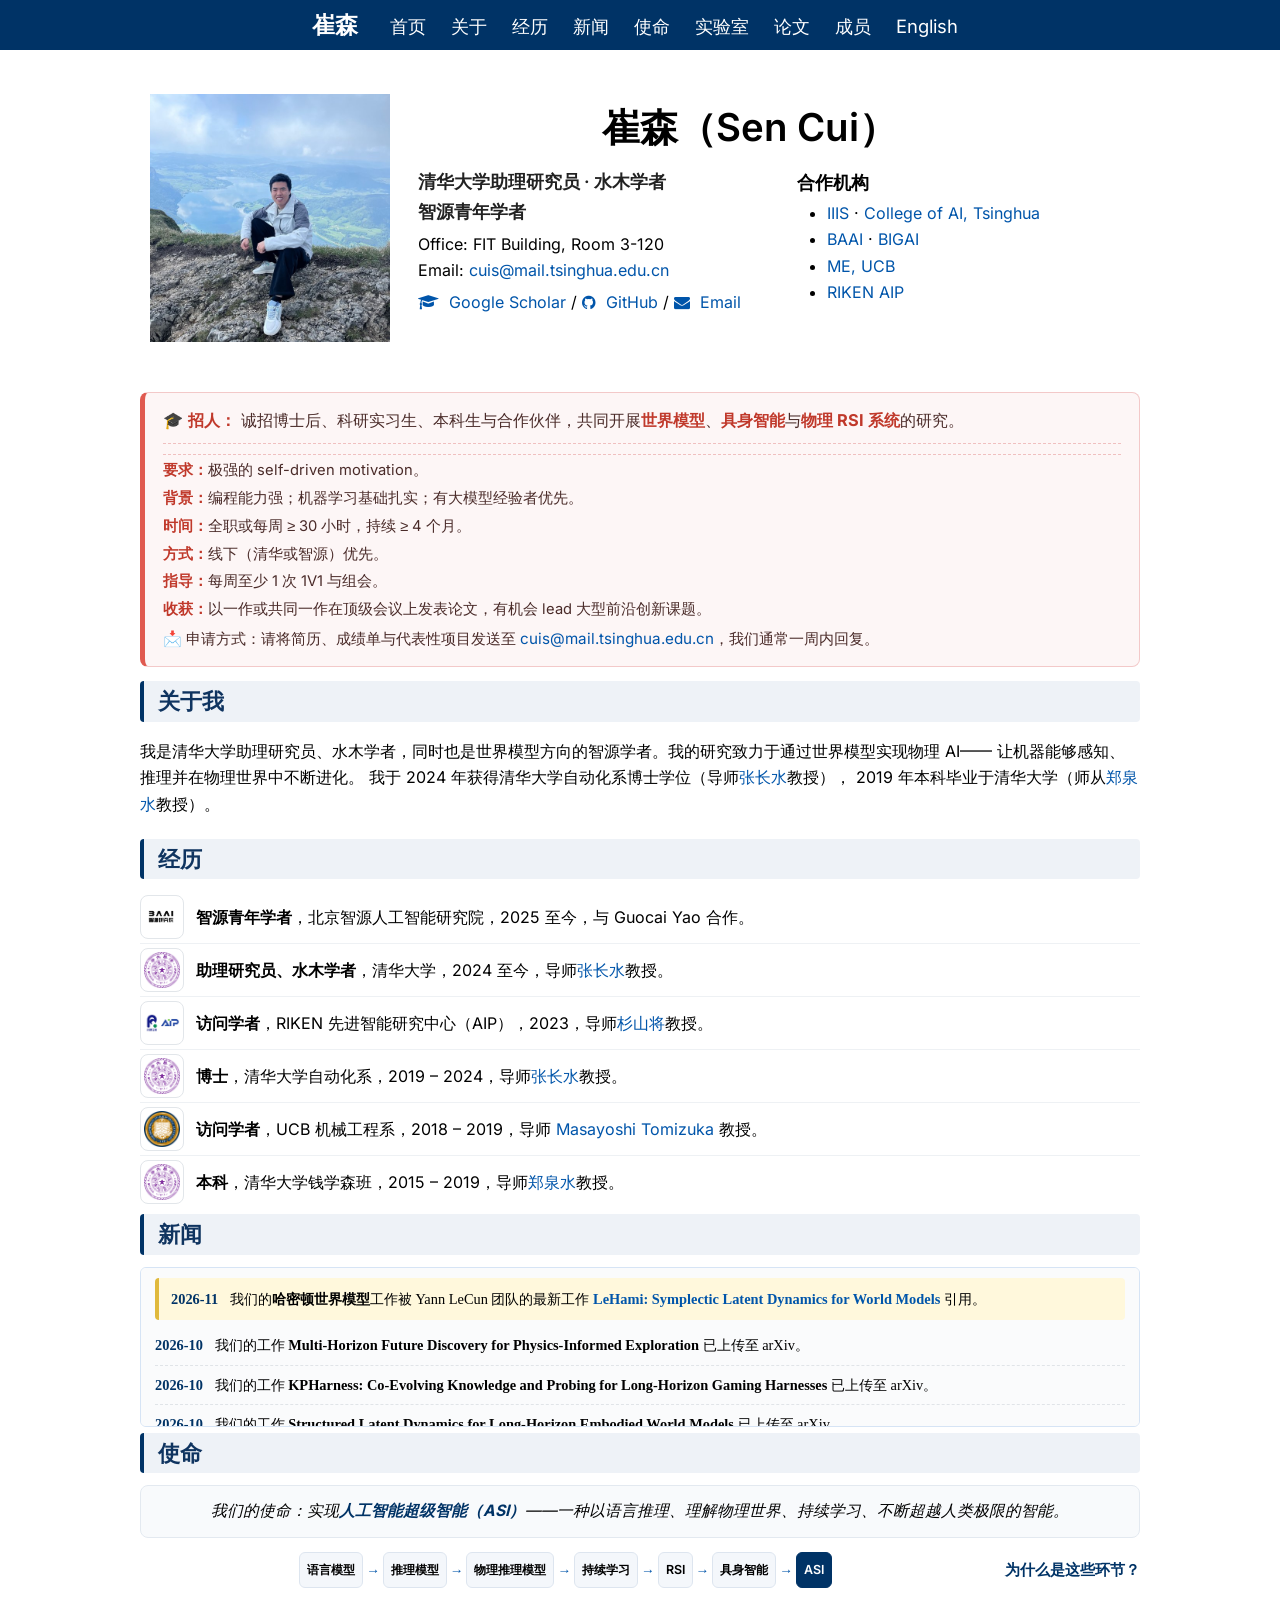
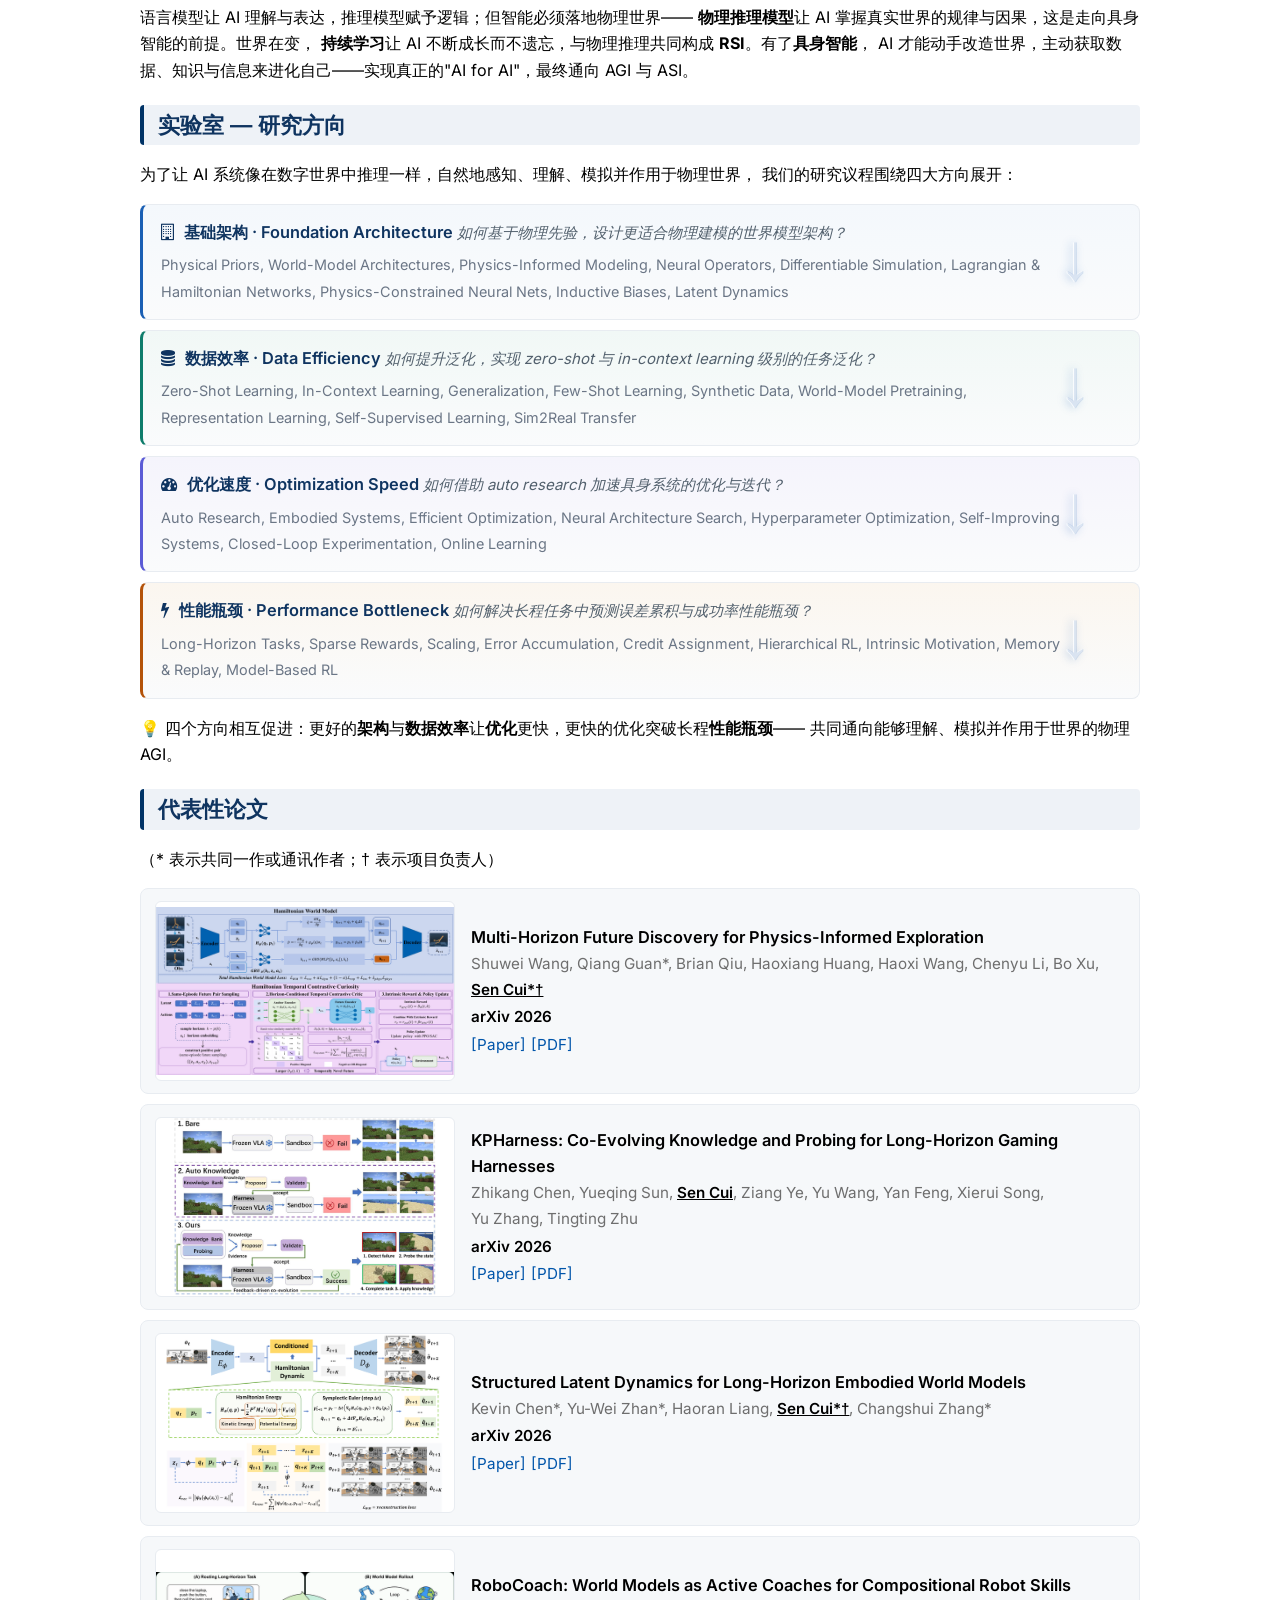
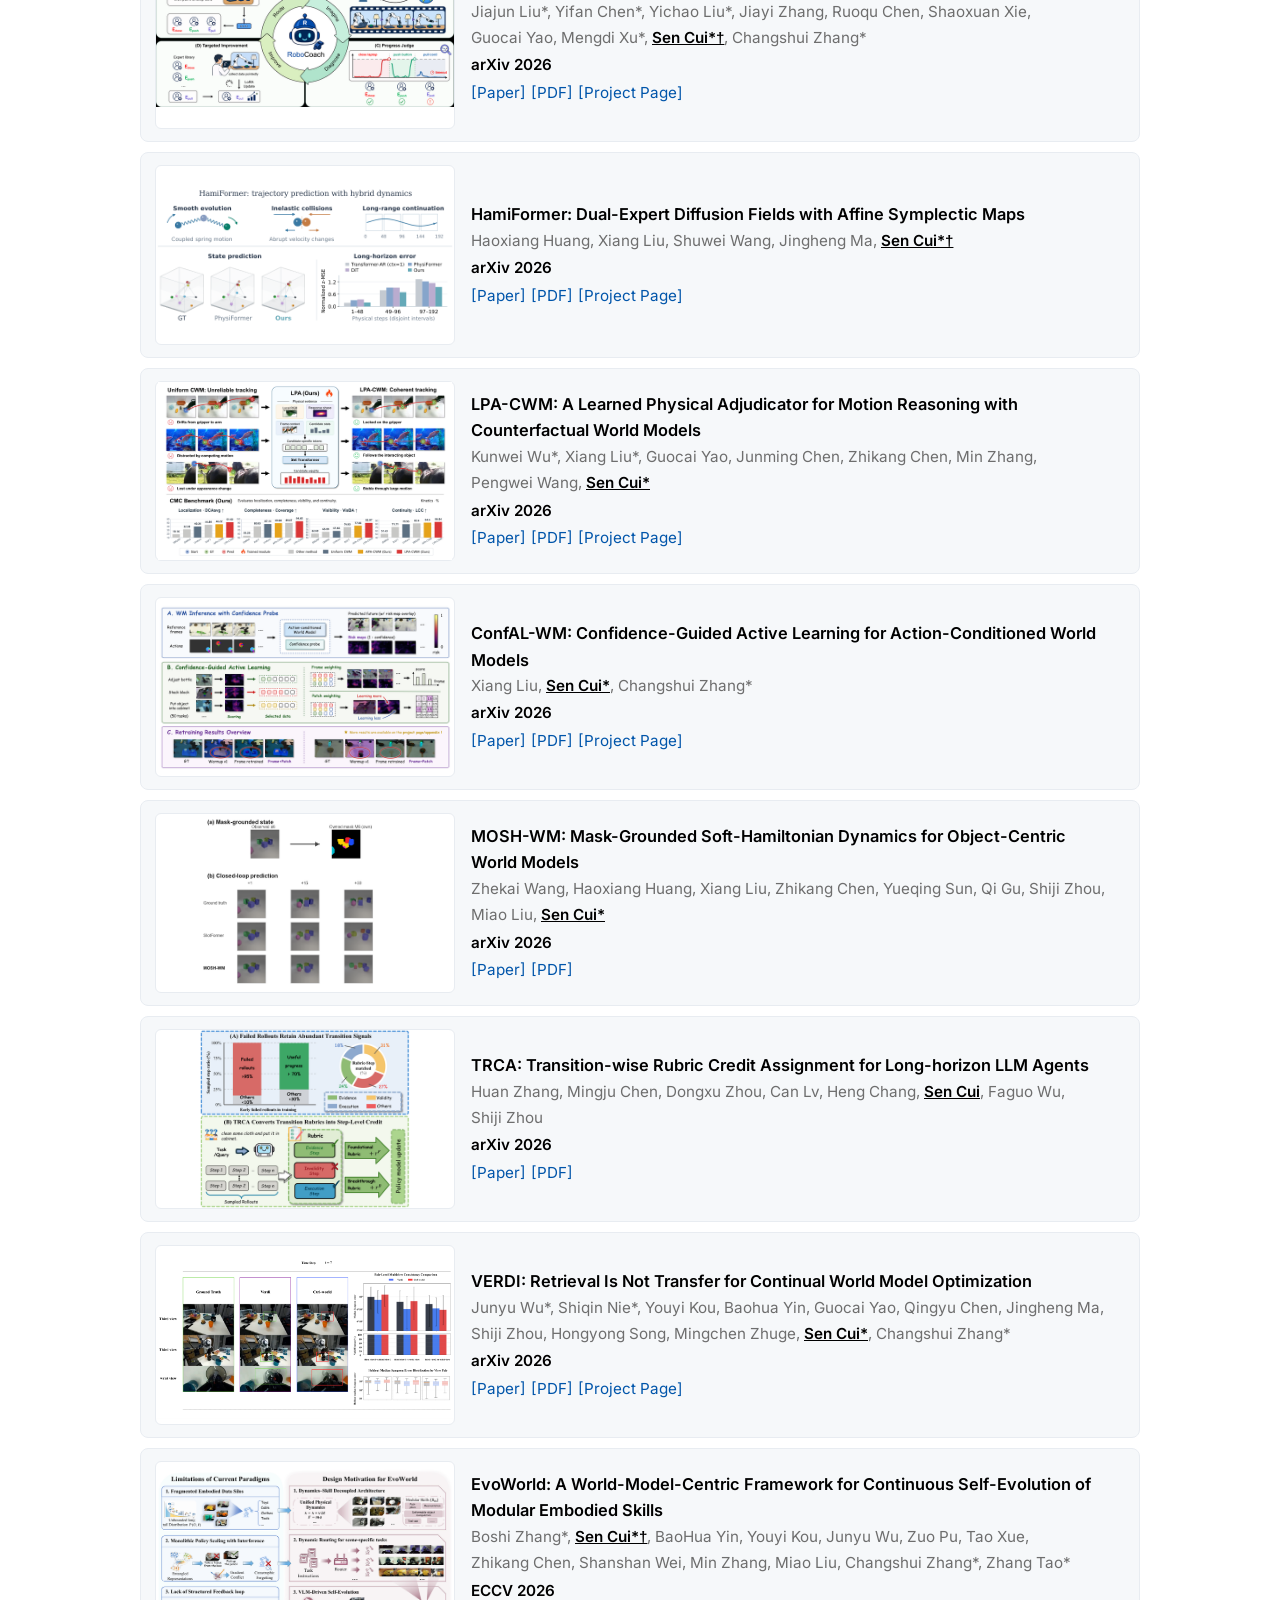
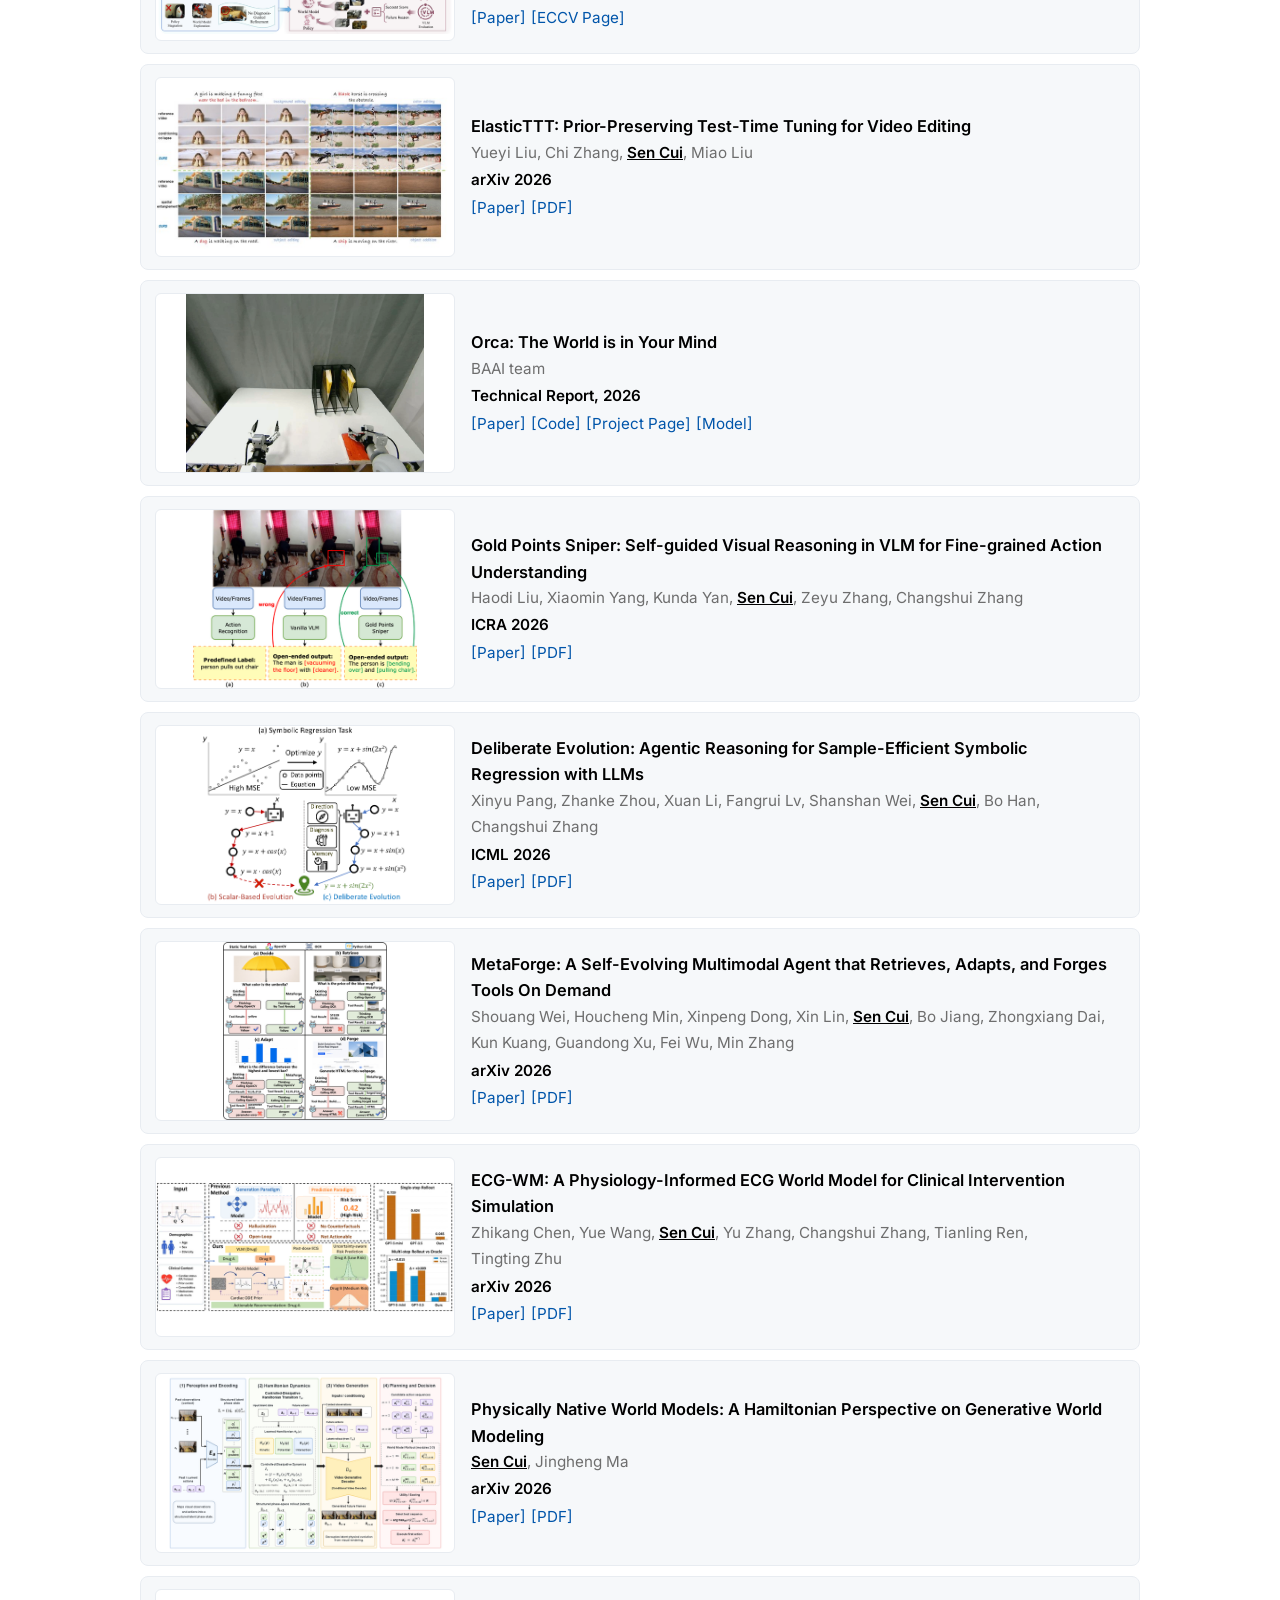
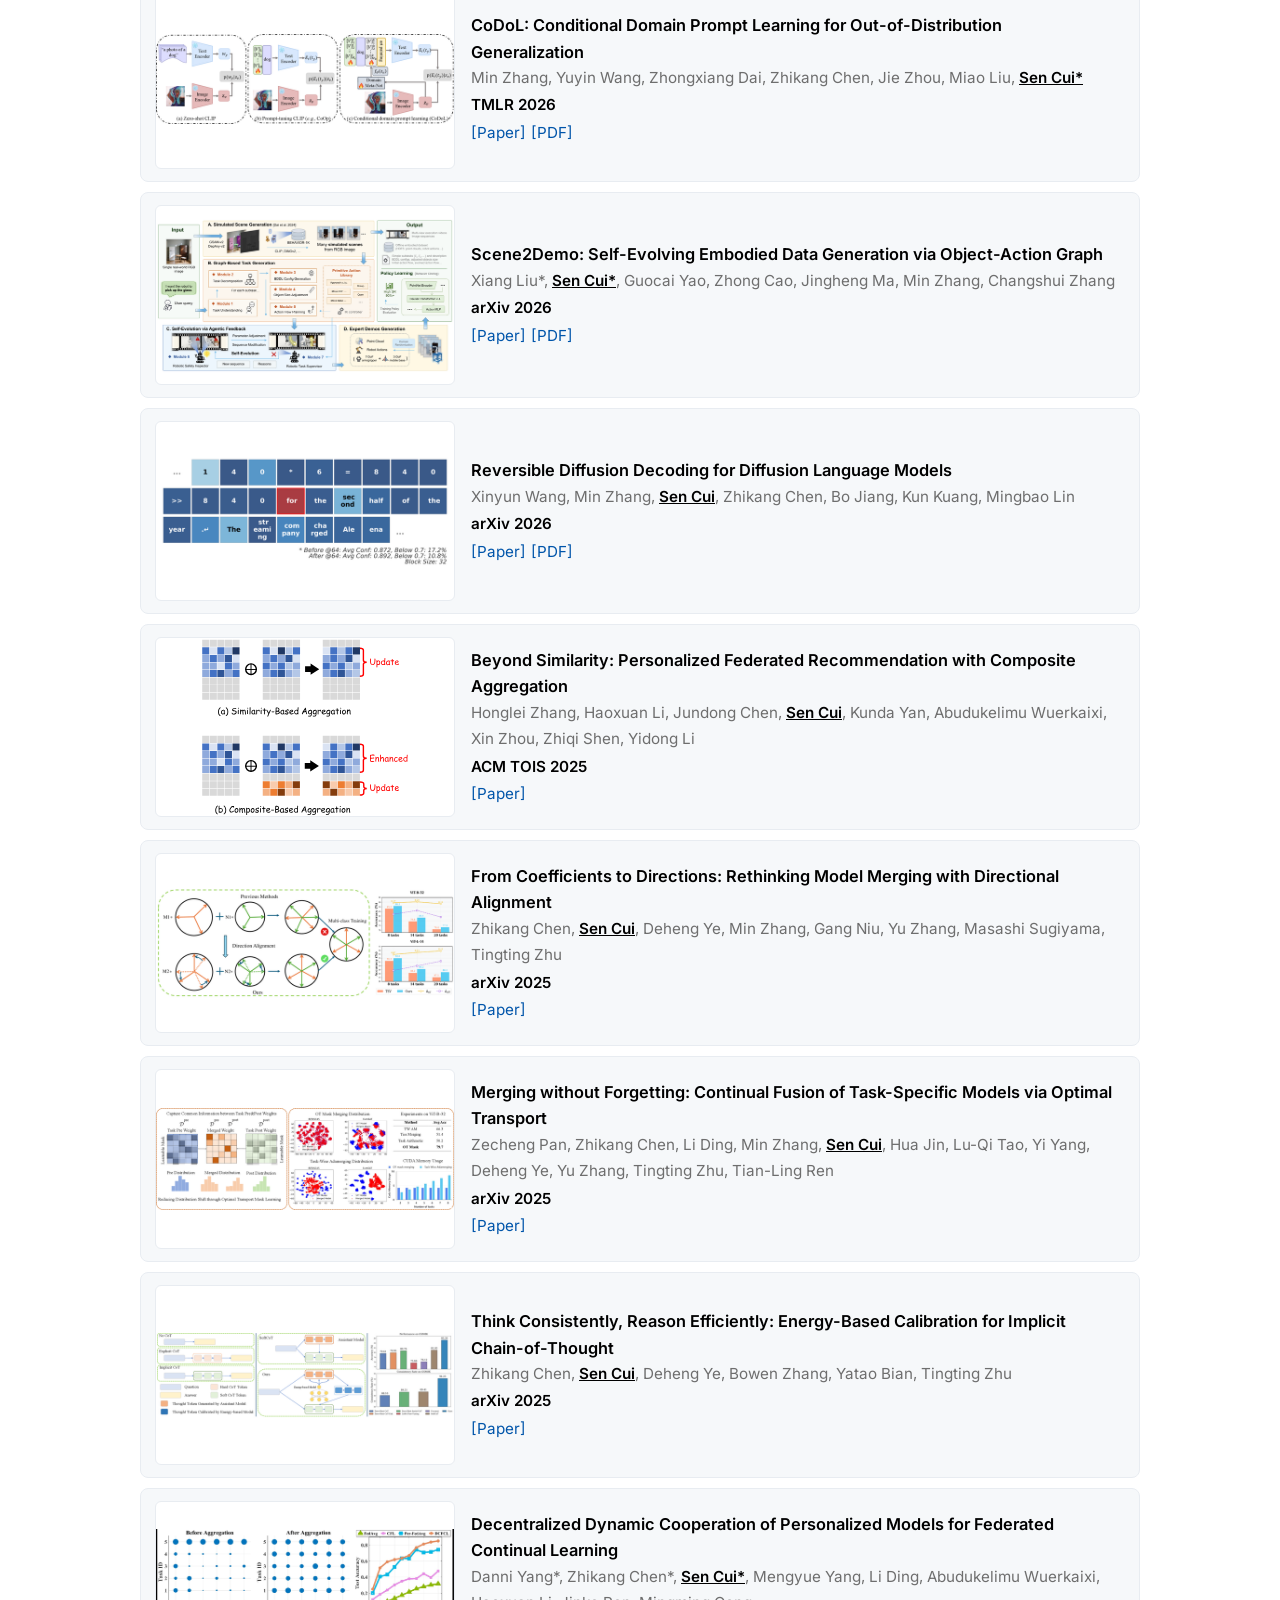
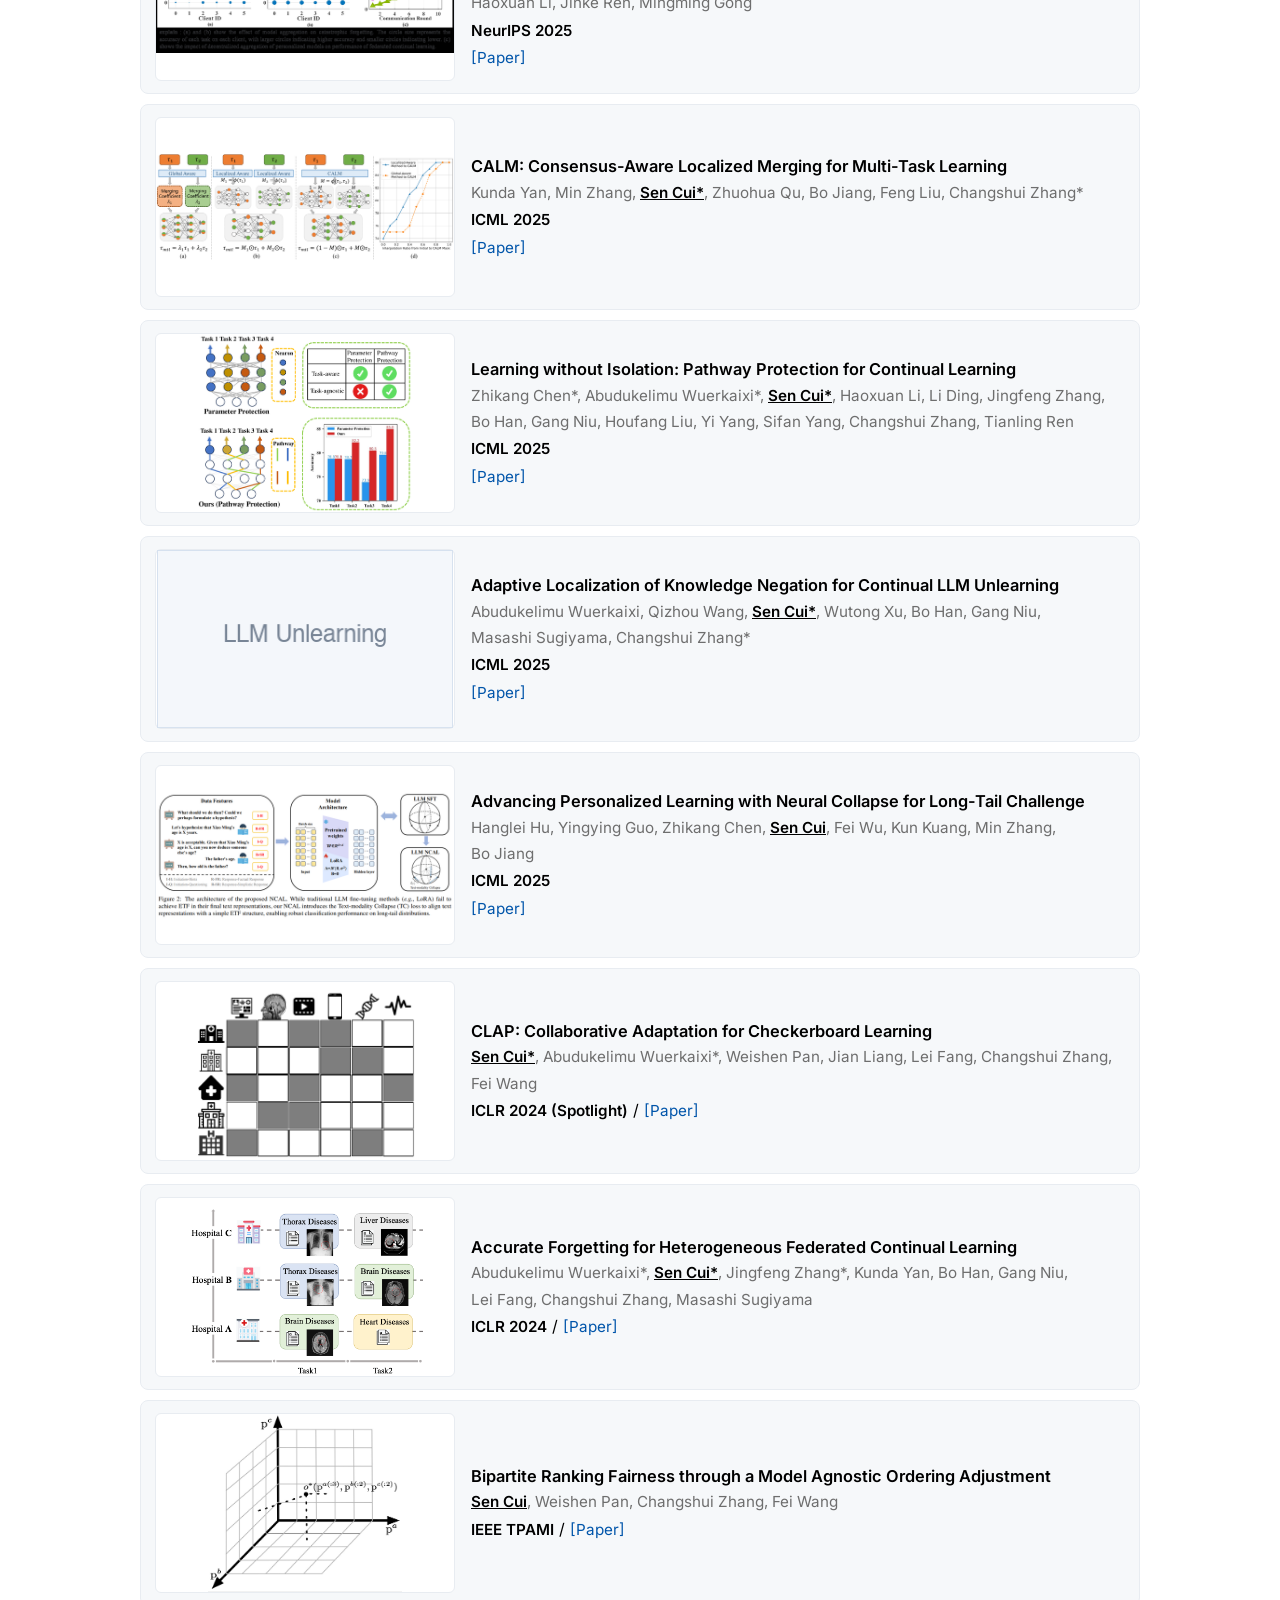
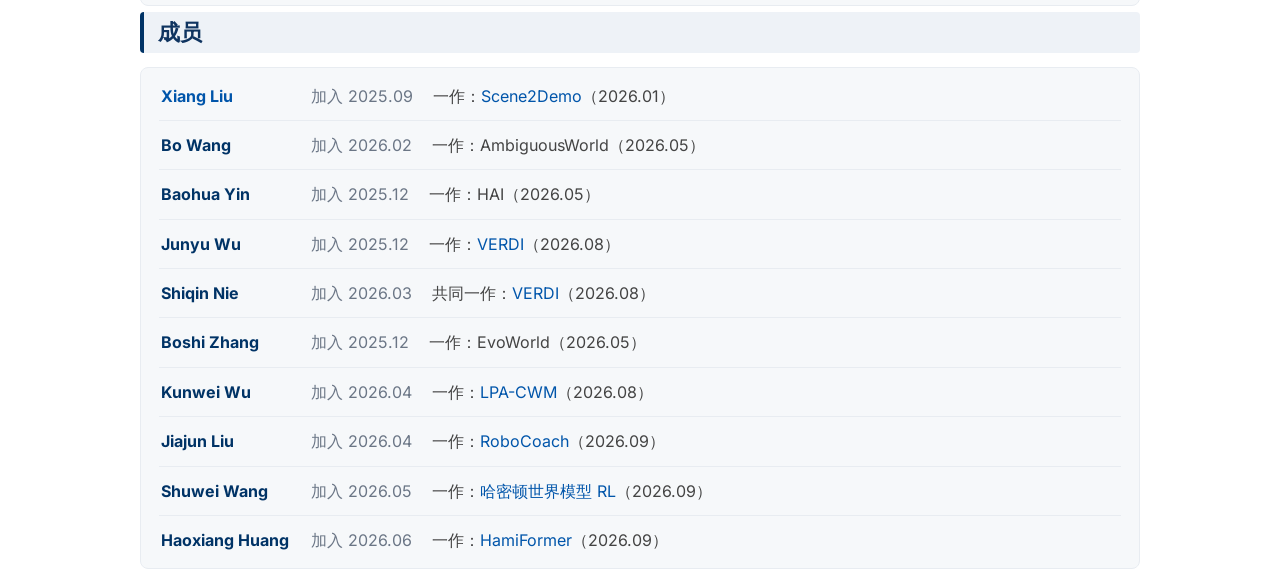
<file: zh.html>
<!DOCTYPE html>
<html lang="zh-CN">
<head>
  <meta charset="utf-8" />
  <meta name="viewport" content="width=device-width, initial-scale=1, shrink-to-fit=no" />
  <meta name="robots" content="index,follow" />
  <meta name="google-site-verification" content="PSzztUH1OqPX3-r3hIYwhPU7S5BYCz1NtvUcieX9OZw" />
  <meta name="keywords" content="崔森; Sen Cui; 世界模型; 具身智能; 物理AI; 持续学习; 清华大学; 智源研究院" />
  <meta name="author" content="Sen Cui" />
  <title>崔森（Sen Cui）| 清华大学 — 世界模型与具身智能</title>
  <meta name="description" content="崔森（Sen Cui），清华大学助理研究员、水木学者，智源青年学者。研究方向为世界模型、具身智能与物理 AI。" />
  <link rel="canonical" href="https://sencui-thu.github.io/zh.html" />
  <link rel="alternate" hreflang="en" href="https://sencui-thu.github.io/" />
  <link rel="alternate" hreflang="zh-CN" href="https://sencui-thu.github.io/zh.html" />
  <link rel="alternate" hreflang="x-default" href="https://sencui-thu.github.io/" />
  <meta property="og:type" content="profile" />
  <meta property="og:title" content="崔森（Sen Cui）| 清华大学" />
  <meta property="og:description" content="清华大学助理研究员、水木学者，智源青年学者。研究方向为世界模型、具身智能与物理 AI。" />
  <meta property="og:url" content="https://sencui-thu.github.io/zh.html" />
  <meta property="og:image" content="https://sencui-thu.github.io/images/sc.jpg" />
  <meta name="twitter:card" content="summary" />
  <meta name="twitter:title" content="崔森（Sen Cui）| 清华大学" />
  <meta name="twitter:description" content="研究方向为世界模型、具身智能与物理 AI。" />
  <meta name="twitter:image" content="https://sencui-thu.github.io/images/sc.jpg" />
  <script type="application/ld+json">
  {
    "@context": "https://schema.org",
    "@type": "Person",
    "name": "Sen Cui",
    "alternateName": "崔森",
    "url": "https://sencui-thu.github.io/",
    "image": "https://sencui-thu.github.io/images/sc.jpg",
    "jobTitle": "助理研究员、水木学者",
    "affiliation": [
      { "@type": "Organization", "name": "清华大学", "url": "https://www.tsinghua.edu.cn/" },
      { "@type": "Organization", "name": "北京智源人工智能研究院", "url": "https://www.baai.ac.cn/" }
    ],
    "alumniOf": [
      { "@type": "Organization", "name": "清华大学" },
      { "@type": "Organization", "name": "加州大学伯克利分校" }
    ],
    "knowsAbout": ["世界模型", "具身智能", "物理AI", "持续学习", "机器学习"],
    "sameAs": [
      "https://scholar.google.com/citations?user=UzQuG1UAAAAJ&hl=zh-CN",
      "https://github.com/sencui-thu"
    ]
  }
  </script>
  <link rel="stylesheet" href="css/font-awesome.min.css?v=10" type="text/css" />
  <link rel="stylesheet" href="style.css?v=10" type="text/css" />
</head>
<body>

  <div class="outercontainer">

  <header>
    <div class="header-inner">
      <div class="ftheader"><a href="#home">崔森</a></div>
            <nav>
        <div class="ftsubheader text"><a href="#home">首页</a></div>
        <div class="ftsubheader text about"><a href="#about">关于</a></div>
        <div class="ftsubheader text experience"><a href="#experience">经历</a></div>
        <div class="ftsubheader text news"><a href="#news">新闻</a></div>
        <div class="ftsubheader text mission"><a href="#mission">使命</a></div>
        <div class="ftsubheader text lab"><a href="#lab">实验室</a></div>
        <div class="ftsubheader text publications"><a href="#publications">论文</a></div>
        <div class="ftsubheader text people"><a href="#people">成员</a></div>
        <div class="ftsubheader text lang"><a href="index.html">English</a></div>
      </nav>
    </div>
  </header>

  <main class="container body">
    <section class="content heading anchor" id="home" aria-labelledby="home-heading">
      <div class="img">
        <img class="img_responsive" src="images/sc.jpg" alt="崔森的照片" width="400" height="400" loading="eager" fetchpriority="high" decoding="async">
      </div>

      <div class="right">
        <h1 id="home-heading">崔森（Sen Cui）</h1>

        <div class="right-cols">
          <div class="text info">
            <div class="role-line">清华大学助理研究员 · 水木学者</div>
            <div class="role-line">智源青年学者</div>
            <p>
              <div>Office: FIT Building, Room 3-120</div>
              <div>Email: <a href="mailto:cuis@mail.tsinghua.edu.cn">cuis@mail.tsinghua.edu.cn</a></div>
            </p>
            <p>
              <span><a href="https://scholar.google.com/citations?user=UzQuG1UAAAAJ&hl=zh-CN"><i class="fa fa-graduation-cap" aria-hidden="true"></i> Google Scholar</a></span> /
              <span><a href="https://github.com/sencui-thu"><i class="fa fa-github" aria-hidden="true"></i> GitHub</a></span> /
              <span><a href="mailto:cuis@mail.tsinghua.edu.cn"><i class="fa fa-envelope" aria-hidden="true"></i> Email</a></span>
            </p>
          </div>

          <div class="text">
            <div class="title">合作机构</div>
                        <ul>
              <li><a href="https://iiis.tsinghua.edu.cn/">IIIS</a> &middot; <a href="https://collegeai.tsinghua.edu.cn/">College of AI, Tsinghua</a></li>
              <li><a href="https://www.baai.ac.cn/">BAAI</a> &middot; <a href="https://www.bigai.ai/">BIGAI</a></li>
              <li><a href="https://me.berkeley.edu/">ME, UCB</a></li>
              <li><a href="https://aip.riken.jp/">RIKEN AIP</a></li>
            </ul>
          </div>
        </div>
      </div>
    </section>

            <div class="recruit-block">
      <p class="recruit-note">🎓 <b>招人：</b> 诚招博士后、科研实习生、本科生与合作伙伴，共同开展<b>世界模型</b>、<b>具身智能</b>与<b>物理 RSI 系统</b>的研究。</p>
      <ul class="recruit-list">
        <li><b>要求：</b>极强的 self-driven motivation。</li>
        <li><b>背景：</b>编程能力强；机器学习基础扎实；有大模型经验者优先。</li>
        <li><b>时间：</b>全职或每周 &ge; 30 小时，持续 &ge; 4 个月。</li>
        <li><b>方式：</b>线下（清华或智源）优先。</li>
        <li><b>指导：</b>每周至少 1 次 1V1 与组会。</li>
        <li><b>收获：</b>以一作或共同一作在顶级会议上发表论文，有机会 lead 大型前沿创新课题。</li>
      </ul>
      <p class="recruit-apply">📩&nbsp;申请方式：请将简历、成绩单与代表性项目发送至 <a href="mailto:cuis@mail.tsinghua.edu.cn">cuis@mail.tsinghua.edu.cn</a>，我们通常一周内回复。</p>
    </div>

    <section class="content anchor" id="about">
      <div class="title">关于我</div>
      <p>
        我是清华大学助理研究员、水木学者，同时也是世界模型方向的智源学者。我的研究致力于通过世界模型实现物理 AI——
        让机器能够感知、推理并在物理世界中不断进化。
        我于 2024 年获得清华大学自动化系博士学位（导师<a href="https://scholar.google.com/citations?user=GL9M37YAAAAJ&hl=zh-CN">张长水</a>教授），
        2019 年本科毕业于清华大学（师从<a href="https://www.tsinghua.edu.cn/info/1167/93860.htm">郑泉水</a>教授）。
      </p>
    </section>

<section class="content anchor" id="experience">
      <div class="title">经历</div>
      <div class="edu-list">
        <div class="edu-item">
          <img src="images/baai.png" alt="BAAI">
          <div class="edu-text"><b>智源青年学者</b>，北京智源人工智能研究院，2025 至今，与 Guocai Yao 合作。</div>
        </div>
        <div class="edu-item">
          <img src="images/thu.png" alt="清华大学">
          <div class="edu-text"><b>助理研究员、水木学者</b>，清华大学，2024 至今，导师<a href="https://scholar.google.com/citations?user=GL9M37YAAAAJ&hl=zh-CN">张长水</a>教授。</div>
        </div>
        <div class="edu-item">
          <img src="images/rikenaip.jpeg" alt="RIKEN AIP">
          <div class="edu-text"><b>访问学者</b>，RIKEN 先进智能研究中心（AIP），2023，导师<a href="http://www.ms.k.u-tokyo.ac.jp/sugi/">杉山将</a>教授。</div>
        </div>
        <div class="edu-item">
          <img src="images/thu.png" alt="清华大学">
          <div class="edu-text"><b>博士</b>，清华大学自动化系，2019 &ndash; 2024，导师<a href="https://scholar.google.com/citations?user=GL9M37YAAAAJ&hl=zh-CN">张长水</a>教授。</div>
        </div>
        <div class="edu-item">
          <img src="images/ucb.png" alt="UC Berkeley">
          <div class="edu-text"><b>访问学者</b>，UCB 机械工程系，2018 &ndash; 2019，导师 <a href="https://scholar.google.com/citations?user=8m8taGEAAAAJ&hl=en">Masayoshi Tomizuka</a> 教授。</div>
        </div>
        <div class="edu-item">
          <img src="images/thu.png" alt="清华大学">
          <div class="edu-text"><b>本科</b>，清华大学钱学森班，2015 &ndash; 2019，导师<a href="https://www.tsinghua.edu.cn/info/1167/93860.htm">郑泉水</a>教授。</div>
        </div>
      </div>
    </section>

<section class="content anchor" id="news">
      <div class="title">新闻</div>
      <div class="news-box">
        <ul class="news-list">
          <li class="news-hl"><span class="news-date">2026-11</span> 我们的<b>哈密顿世界模型</b>工作被 Yann LeCun 团队的最新工作 <a href="https://arxiv.org/abs/2610.15267"><b>LeHami: Symplectic Latent Dynamics for World Models</b></a> 引用。</li>
          <li><span class="news-date">2026-10</span> 我们的工作 <b>Multi-Horizon Future Discovery for Physics-Informed Exploration</b> 已上传至 arXiv。</li>
          <li><span class="news-date">2026-10</span> 我们的工作 <b>KPHarness: Co-Evolving Knowledge and Probing for Long-Horizon Gaming Harnesses</b> 已上传至 arXiv。</li>
          <li><span class="news-date">2026-10</span> 我们的工作 <b>Structured Latent Dynamics for Long-Horizon Embodied World Models</b> 已上传至 arXiv。</li>
          <li><span class="news-date">2026-09</span> 我们的工作 <b>RoboCoach: World Models as Active Coaches for Compositional Robot Skills</b> 已上传至 arXiv。</li>
          <li><span class="news-date">2026-09</span> 我们的工作 <b>HamiFormer: Dual-Expert Diffusion Fields with Affine Symplectic Maps</b> 已上传至 arXiv。</li>
          <li><span class="news-date">2026-09</span> 我们的工作 <b>Geometry-Aware Directional Alignment for Coherent Model Merging</b> 被 <b>NeurIPS 2026</b> 接收。</li>
          <li><span class="news-date">2026-09</span> 我们的工作 <b>AmbiguousWorld: Benchmarking and Resolving Ambiguous Instructions in Video World Models</b> 被 <b>NeurIPS 2026</b> 接收。</li>
          <li><span class="news-date">2026-09</span> 我们的工作 <b>HAI: Hierarchical Anchored Interaction for Multi-View Bimanual World Models</b> 被 <b>NeurIPS 2026</b> 接收。</li>
          <li><span class="news-date">2026-09</span> 我们的工作 <b>LPA-CWM: A Learned Physical Adjudicator for Motion Reasoning with Counterfactual World Models</b> 已上传至 arXiv。</li>
          <li><span class="news-date">2026-08</span> 我们的工作 <b>ConfAL-WM: Confidence-Guided Active Learning for Action-Conditioned World Models</b> 已上传至 arXiv。</li>
          <li><span class="news-date">2026-08</span> 我们的工作 <b>MOSH-WM: Mask-Grounded Soft-Hamiltonian Dynamics for Object-Centric World Models</b> 已上传至 arXiv。</li>
          <li><span class="news-date">2026-08</span> 我们的工作 <b>TRCA: Transition-wise Rubric Credit Assignment for Long-horizon LLM Agents</b> 已上传至 arXiv。</li>
          <li><span class="news-date">2026-08</span> 我们的工作 <b>VERDI: Retrieval Is Not Transfer for Continual World Model Optimization</b> 已上传至 arXiv。</li>
          <li><span class="news-date">2026-07</span> 我们的工作 <b>ElasticTTT: Prior-Preserving Test-Time Tuning for Video Editing</b> 已上传至 arXiv。</li>
          <li><span class="news-date">2026-07</span> 我们所在的 BAAI 团队发布了 <b>Orca: The World is in Your Mind</b>——多模态表征世界模型。</li>
          <li><span class="news-date">2026-07</span> 我们的工作 <b>EvoWorld: A World-Model-Centric Framework for Continuous Self-Evolution of Modular Embodied Skills</b> 被 <b>ECCV 2026</b> 接收。</li>
          <li><span class="news-date">2026-06</span> 我们的工作 <b>Gold Points Sniper: Self-guided Visual Reasoning in VLM for Fine-grained Action Understanding</b> 被 <b>ICRA 2026</b> 接收。</li>
          <li><span class="news-date">2026-06</span> 我们的工作 <b>Deliberate Evolution: Agentic Reasoning for Sample-Efficient Symbolic Regression with LLMs</b> 被 <b>ICML 2026</b> 接收。</li>
          <li><span class="news-date">2026-06</span> 我们的工作 <b>MetaForge: A Self-Evolving Multimodal Agent that Retrieves, Adapts, and Forges Tools On Demand</b> 已上传至 arXiv。</li>
          <li><span class="news-date">2026-05</span> 我们的工作 <b>ECG-WM: A Physiology-Informed ECG World Model for Clinical Intervention Simulation</b> 已上传至 arXiv。</li>
          <li><span class="news-date">2026-05</span> 我们的工作 <b>Physically Native World Models: A Hamiltonian Perspective on Generative World Modeling</b> 已上传至 arXiv。</li>
          <li><span class="news-date">2026-04</span> 我们的工作 <b>CoDoL: Conditional Domain Prompt Learning for Out-of-Distribution Generalization</b> 被 <b>TMLR 2026</b> 接收。</li>
          <li><span class="news-date">2026-02</span> 我们的工作 <b>Scene2Demo: Self-Evolving Embodied Data Generation via Object-Action Graph</b> 已上传至 arXiv。</li>
          <li><span class="news-date">2026-01</span> 我们的工作 <b>Reversible Diffusion Decoding for Diffusion Language Models</b> 已上传至 arXiv。</li>
          <li><span class="news-date">2025-12</span> 我们的工作 <b>Beyond Similarity: Personalized Federated Recommendation with Composite Aggregation</b> 被 <b>ACM TOIS</b> 接收。</li>
          <li><span class="news-date">2025-12</span> 荣幸入选<b>智源学者</b>。</li>
          <li><span class="news-date">2025-11</span> 我们的工作 <b>From Coefficients to Directions: Rethinking Model Merging with Directional Alignment</b> 已上传至 arXiv。</li>
          <li><span class="news-date">2025-11</span> 我们的工作 <b>Merging without Forgetting: Continual Fusion of Task-Specific Models via Optimal Transport</b> 已上传至 arXiv。</li>
          <li><span class="news-date">2025-11</span> 我们的工作 <b>Think Consistently, Reason Efficiently: Energy-Based Calibration for Implicit Chain-of-Thought</b> 已上传至 arXiv。</li>
          <li><span class="news-date">2025-09</span> 我们的工作 <b>Decentralized Dynamic Cooperation of Personalized Models for Federated Continual Learning</b> 被 <b>NeurIPS 2025</b> 接收。</li>
          <li><span class="news-date">2025-06</span> 我们的工作 <b>CALM: Consensus-Aware Localized Merging for Multi-Task Learning</b> 被 <b>ICML 2025</b> 接收。</li>
          <li><span class="news-date">2025-05</span> 我们的工作 <b>Learning without Isolation: Pathway Protection for Continual Learning</b> 被 <b>ICML 2025</b> 接收。</li>
          <li><span class="news-date">2025-05</span> 我们的工作 <b>Adaptive Localization of Knowledge Negation for Continual LLM Unlearning</b> 被 <b>ICML 2025</b> 接收。</li>
          <li><span class="news-date">2025-05</span> 我们的工作 <b>Advancing Personalized Learning with Neural Collapse for Long-Tail Challenge</b> 被 <b>ICML 2025</b> 接收。</li>
          <li><span class="news-date">2024-01</span> 我们的工作 <b>CLAP: Collaborative Adaptation for Checkerboard Learning</b> 被 <b>ICLR 2024（Spotlight）</b> 接收。</li>
          <li><span class="news-date">2024-01</span> 我们的工作 <b>Accurate Forgetting for Heterogeneous Federated Continual Learning</b> 被 <b>ICLR 2024</b> 接收。</li>
          <li><span class="news-date">2023-06</span> 我们的工作 <b>Bipartite Ranking Fairness through a Model Agnostic Ordering Adjustment</b> 发表于 <b>IEEE TPAMI</b>。</li>
        </ul>
      </div>
    </section>

<section class="content anchor" id="mission">
      <div class="title">使命</div>
      <p class="mission-statement">我们的使命：实现<b>人工智能超级智能（ASI）</b>——一种以语言推理、理解物理世界、持续学习、不断超越人类极限的智能。</p>

      <div class="mission-flow-row">
        <div class="mission-flow">
          <span class="m-step">语言模型</span><span class="m-arrow">&#8594;</span>
          <span class="m-step">推理模型</span><span class="m-arrow">&#8594;</span>
          <span class="m-step">物理推理模型</span><span class="m-arrow">&#8594;</span>
          <span class="m-step">持续学习</span><span class="m-arrow">&#8594;</span>
          <span class="m-step">RSI</span><span class="m-arrow">&#8594;</span>
          <span class="m-step">具身智能</span><span class="m-arrow">&#8594;</span>
          <span class="m-step asi">ASI</span>
        </div>
        <span class="m-question">为什么是这些环节？</span>
      </div>

      <p>
        语言模型让 AI 理解与表达，推理模型赋予逻辑；但智能必须落地物理世界——
        <b>物理推理模型</b>让 AI 掌握真实世界的规律与因果，这是走向具身智能的前提。世界在变，
        <b>持续学习</b>让 AI 不断成长而不遗忘，与物理推理共同构成 <b>RSI</b>。有了<b>具身智能</b>，
        AI 才能动手改造世界，主动获取数据、知识与信息来进化自己——实现真正的"AI for AI"，最终通向 AGI 与 ASI。
      </p>
    </section>

<section class="content anchor" id="lab">
      <div class="title">实验室 — 研究方向</div>
      <p>
        为了让 AI 系统像在数字世界中推理一样，自然地感知、理解、模拟并作用于物理世界，
        我们的研究议程围绕四大方向展开：
      </p>
      <div class="agi-list">
        <div class="agi-card">
          <span class="agi-num">&#8594;</span>
          <h3><i class="fa fa-building-o" aria-hidden="true"></i> 基础架构 · Foundation Architecture <span class="agi-q">如何基于物理先验，设计更适合物理建模的世界模型架构？ </span></h3>
          <p class="agi-k">Physical Priors, World-Model Architectures, Physics-Informed Modeling, Neural Operators, Differentiable Simulation, Lagrangian &amp; Hamiltonian Networks, Physics-Constrained Neural Nets, Inductive Biases, Latent Dynamics</p>
        </div>
        <div class="agi-card">
          <span class="agi-num">&#8594;</span>
          <h3><i class="fa fa-database" aria-hidden="true"></i> 数据效率 · Data Efficiency <span class="agi-q">如何提升泛化，实现 zero-shot 与 in-context learning 级别的任务泛化？ </span></h3>
          <p class="agi-k">Zero-Shot Learning, In-Context Learning, Generalization, Few-Shot Learning, Synthetic Data, World-Model Pretraining, Representation Learning, Self-Supervised Learning, Sim2Real Transfer</p>
        </div>
        <div class="agi-card">
          <span class="agi-num">&#8594;</span>
          <h3><i class="fa fa-tachometer" aria-hidden="true"></i> 优化速度 · Optimization Speed <span class="agi-q">如何借助 auto research 加速具身系统的优化与迭代？ </span></h3>
          <p class="agi-k">Auto Research, Embodied Systems, Efficient Optimization, Neural Architecture Search, Hyperparameter Optimization, Self-Improving Systems, Closed-Loop Experimentation, Online Learning</p>
        </div>
        <div class="agi-card">
          <span class="agi-num">&#8594;</span>
          <h3><i class="fa fa-bolt" aria-hidden="true"></i> 性能瓶颈 · Performance Bottleneck <span class="agi-q">如何解决长程任务中预测误差累积与成功率性能瓶颈？ </span></h3>
          <p class="agi-k">Long-Horizon Tasks, Sparse Rewards, Scaling, Error Accumulation, Credit Assignment, Hierarchical RL, Intrinsic Motivation, Memory &amp; Replay, Model-Based RL</p>
        </div>
      </div>
      <p>
        💡 四个方向相互促进：更好的<b>架构</b>与<b>数据效率</b>让<b>优化</b>更快，更快的优化突破长程<b>性能瓶颈</b>——
        共同通向能够理解、模拟并作用于世界的物理 AGI。
      </p>
    </section>

<section class="content anchor" id="publications">
      <div class="title">代表性论文</div>
      <p>（* 表示共同一作或通讯作者；&#8224; 表示项目负责人）</p>

            <div class="publication">
        <div class="img"><img loading="lazy" class="img_responsive" src="images/multi-horizon.png" alt=""></div>
        <div class="text">
          <div class="title"><a href="https://arxiv.org/abs/2610.35468">Multi-Horizon Future Discovery for Physics-Informed Exploration</a></div>
          <div class="authors"><span class="author">Shuwei Wang</span>, <span class="author">Qiang Guan*</span>, <span class="author">Brian Qiu</span>, <span class="author">Haoxiang Huang</span>, <span class="author">Haoxi Wang</span>, <span class="author">Chenyu Li</span>, <span class="author">Bo Xu</span>, <span class="author jw">Sen Cui*&#8224;</span></div>
          <div><span class="venue">arXiv 2026</span></div>
          <div><span class="tag"><a href="https://arxiv.org/abs/2610.35468">Paper</a></span> <span class="tag"><a href="https://arxiv.org/pdf/2610.35468">PDF</a></span></div>
        </div>
      </div>

            <div class="publication">
        <div class="img"><img loading="lazy" class="img_responsive" src="images/kpharness.png" alt=""></div>
        <div class="text">
          <div class="title"><a href="https://arxiv.org/abs/2610.27417">KPHarness: Co-Evolving Knowledge and Probing for Long-Horizon Gaming Harnesses</a></div>
          <div class="authors"><span class="author">Zhikang Chen</span>, <span class="author">Yueqing Sun</span>, <span class="author jw">Sen Cui</span>, <span class="author">Ziang Ye</span>, <span class="author">Yu Wang</span>, <span class="author">Yan Feng</span>, <span class="author">Xierui Song</span>, <span class="author">Yu Zhang</span>, <span class="author">Tingting Zhu</span></div>
          <div><span class="venue">arXiv 2026</span></div>
          <div><span class="tag"><a href="https://arxiv.org/abs/2610.27417">Paper</a></span> <span class="tag"><a href="https://arxiv.org/pdf/2610.27417">PDF</a></span></div>
        </div>
      </div>

            <div class="publication">
        <div class="img"><img loading="lazy" class="img_responsive" src="images/latent-dynamics.png" alt=""></div>
        <div class="text">
          <div class="title"><a href="https://arxiv.org/abs/2610.24534">Structured Latent Dynamics for Long-Horizon Embodied World Models</a></div>
          <div class="authors"><span class="author">Kevin Chen*</span>, <span class="author">Yu-Wei Zhan*</span>, <span class="author">Haoran Liang</span>, <span class="author jw">Sen Cui*&#8224;</span>, <span class="author">Changshui Zhang*</span></div>
          <div><span class="venue">arXiv 2026</span></div>
          <div><span class="tag"><a href="https://arxiv.org/abs/2610.24534">Paper</a></span> <span class="tag"><a href="https://arxiv.org/pdf/2610.24534">PDF</a></span></div>
        </div>
      </div>

            <div class="publication">
        <div class="img"><img loading="lazy" class="img_responsive" src="images/robocoach.png" alt=""></div>
        <div class="text">
          <div class="title"><a href="https://arxiv.org/abs/2609.39685">RoboCoach: World Models as Active Coaches for Compositional Robot Skills</a></div>
          <div class="authors"><span class="author">Jiajun Liu*</span>, <span class="author">Yifan Chen*</span>, <span class="author">Yichao Liu*</span>, <span class="author">Jiayi Zhang</span>, <span class="author">Ruoqu Chen</span>, <span class="author">Shaoxuan Xie</span>, <span class="author">Guocai Yao</span>, <span class="author">Mengdi Xu*</span>, <span class="author jw">Sen Cui*&#8224;</span>, <span class="author">Changshui Zhang*</span></div>
          <div><span class="venue">arXiv 2026</span></div>
          <div><span class="tag"><a href="https://arxiv.org/abs/2609.39685">Paper</a></span> <span class="tag"><a href="https://arxiv.org/pdf/2609.39685">PDF</a></span> <span class="tag"><a href="https://robocoach-ai.github.io/">Project Page</a></span></div>
        </div>
      </div>

            <div class="publication">
        <div class="img"><img loading="lazy" class="img_responsive" src="images/hamiformer.png" alt=""></div>
        <div class="text">
          <div class="title"><a href="https://arxiv.org/abs/2609.32838">HamiFormer: Dual-Expert Diffusion Fields with Affine Symplectic Maps</a></div>
          <div class="authors"><span class="author">Haoxiang Huang</span>, <span class="author">Xiang Liu</span>, <span class="author">Shuwei Wang</span>, <span class="author">Jingheng Ma</span>, <span class="author jw">Sen Cui*&#8224;</span></div>
          <div><span class="venue">arXiv 2026</span></div>
          <div><span class="tag"><a href="https://arxiv.org/abs/2609.32838">Paper</a></span> <span class="tag"><a href="https://arxiv.org/pdf/2609.32838">PDF</a></span> <span class="tag"><a href="https://hamiformer.github.io/">Project Page</a></span></div>
        </div>
      </div>

            <div class="publication">
        <div class="img"><img loading="lazy" class="img_responsive" src="images/lpa-cwm-teaser.png" alt=""></div>
        <div class="text">
          <div class="title"><a href="https://arxiv.org/abs/2609.14073">LPA-CWM: A Learned Physical Adjudicator for Motion Reasoning with Counterfactual World Models</a></div>
          <div class="authors"><span class="author">Kunwei Wu*</span>, <span class="author">Xiang Liu*</span>, <span class="author">Guocai Yao</span>, <span class="author">Junming Chen</span>, <span class="author">Zhikang Chen</span>, <span class="author">Min Zhang</span>, <span class="author">Pengwei Wang</span>, <span class="author jw">Sen Cui*</span></div>
          <div><span class="venue">arXiv 2026</span></div>
          <div><span class="tag"><a href="https://arxiv.org/abs/2609.14073">Paper</a></span> <span class="tag"><a href="https://arxiv.org/pdf/2609.14073">PDF</a></span> <span class="tag"><a href="https://lpa-cwm.github.io/">Project Page</a></span></div>
        </div>
      </div>

            <div class="publication">
        <div class="img"><img loading="lazy" class="img_responsive" src="images/confal.png" alt=""></div>
        <div class="text">
          <div class="title"><a href="https://arxiv.org/abs/2608.25572">ConfAL-WM: Confidence-Guided Active Learning for Action-Conditioned World Models</a></div>
          <div class="authors"><span class="author">Xiang Liu</span>, <span class="author jw">Sen Cui*</span>, <span class="author">Changshui Zhang*</span></div>
          <div><span class="venue">arXiv 2026</span></div>
          <div><span class="tag"><a href="https://arxiv.org/abs/2608.25572">Paper</a></span> <span class="tag"><a href="https://arxiv.org/pdf/2608.25572">PDF</a></span> <span class="tag"><a href="https://ConfAL-WM.github.io/">Project Page</a></span></div>
        </div>
      </div>

<div class="publication">
        <div class="img"><img loading="lazy" class="img_responsive" src="images/mosh.png" alt=""></div>
        <div class="text">
          <div class="title"><a href="https://arxiv.org/abs/2608.22750">MOSH-WM: Mask-Grounded Soft-Hamiltonian Dynamics for Object-Centric World Models</a></div>
          <div class="authors"><span class="author">Zhekai Wang</span>, <span class="author">Haoxiang Huang</span>, <span class="author">Xiang Liu</span>, <span class="author">Zhikang Chen</span>, <span class="author">Yueqing Sun</span>, <span class="author">Qi Gu</span>, <span class="author">Shiji Zhou</span>, <span class="author">Miao Liu</span>, <span class="author jw">Sen Cui*</span></div>
          <div><span class="venue">arXiv 2026</span></div>
          <div><span class="tag"><a href="https://arxiv.org/abs/2608.22750">Paper</a></span> <span class="tag"><a href="https://arxiv.org/pdf/2608.22750">PDF</a></span></div>
        </div>
      </div>

<div class="publication">
        <div class="img"><img loading="lazy" class="img_responsive" src="images/trca.png" alt=""></div>
        <div class="text">
          <div class="title"><a href="https://arxiv.org/abs/2608.16156">TRCA: Transition-wise Rubric Credit Assignment for Long-horizon LLM Agents</a></div>
          <div class="authors"><span class="author">Huan Zhang</span>, <span class="author">Mingju Chen</span>, <span class="author">Dongxu Zhou</span>, <span class="author">Can Lv</span>, <span class="author">Heng Chang</span>, <span class="author jw">Sen Cui</span>, <span class="author">Faguo Wu</span>, <span class="author">Shiji Zhou</span></div>
          <div><span class="venue">arXiv 2026</span></div>
          <div><span class="tag"><a href="https://arxiv.org/abs/2608.16156">Paper</a></span> <span class="tag"><a href="https://arxiv.org/pdf/2608.16156">PDF</a></span></div>
        </div>
      </div>

<div class="publication">
        <div class="img"><img loading="lazy" class="img_responsive" src="images/verdi.png" alt=""></div>
        <div class="text">
          <div class="title"><a href="https://arxiv.org/abs/2608.09537">VERDI: Retrieval Is Not Transfer for Continual World Model Optimization</a></div>
          <div class="authors"><span class="author">Junyu Wu*</span>, <span class="author">Shiqin Nie*</span>, <span class="author">Youyi Kou</span>, <span class="author">Baohua Yin</span>, <span class="author">Guocai Yao</span>, <span class="author">Qingyu Chen</span>, <span class="author">Jingheng Ma</span>, <span class="author">Shiji Zhou</span>, <span class="author">Hongyong Song</span>, <span class="author">Mingchen Zhuge</span>, <span class="author jw">Sen Cui*</span>, <span class="author">Changshui Zhang*</span></div>
          <div><span class="venue">arXiv 2026</span></div>
          <div><span class="tag"><a href="https://arxiv.org/abs/2608.09537">Paper</a></span> <span class="tag"><a href="https://arxiv.org/pdf/2608.09537">PDF</a></span> <span class="tag"><a href="https://verdiwm-anno.github.io/">Project Page</a></span></div>
        </div>
      </div>

<div class="publication">
        <div class="img"><img loading="lazy" class="img_responsive" src="images/evoworld.png" alt=""></div>
        <div class="text">
          <div class="title"><a href="https://media.eventhosts.cc/Conferences/ECCV2026/pdfs/10502.pdf">EvoWorld: A World-Model-Centric Framework for Continuous Self-Evolution of Modular Embodied Skills</a></div>
          <div class="authors"><span class="author">Boshi Zhang*</span>, <span class="author jw">Sen Cui*&#8224;</span>, <span class="author">BaoHua Yin</span>, <span class="author">Youyi Kou</span>, <span class="author">Junyu Wu</span>, <span class="author">Zuo Pu</span>, <span class="author">Tao Xue</span>, <span class="author">Zhikang Chen</span>, <span class="author">Shanshan Wei</span>, <span class="author">Min Zhang</span>, <span class="author">Miao Liu</span>, <span class="author">Changshui Zhang*</span>, <span class="author">Zhang Tao*</span></div>
          <div><span class="venue">ECCV 2026</span></div>
          <div><span class="tag"><a href="https://media.eventhosts.cc/Conferences/ECCV2026/pdfs/10502.pdf">Paper</a></span> <span class="tag"><a href="https://eccv2024.ecva.net/virtual/2026/poster/5417">ECCV Page</a></span></div>
        </div>
      </div>

            <div class="publication">
        <div class="img"><img loading="lazy" class="img_responsive" src="images/elasticttt.png" alt=""></div>
        <div class="text">
          <div class="title"><a href="https://arxiv.org/abs/2607.21529">ElasticTTT: Prior-Preserving Test-Time Tuning for Video Editing</a></div>
          <div class="authors"><span class="author">Yueyi Liu</span>, <span class="author">Chi Zhang</span>, <span class="author jw">Sen Cui</span>, <span class="author">Miao Liu</span></div>
          <div><span class="venue">arXiv 2026</span></div>
          <div><span class="tag"><a href="https://arxiv.org/abs/2607.21529">Paper</a></span> <span class="tag"><a href="https://arxiv.org/pdf/2607.21529">PDF</a></span></div>
        </div>
      </div>

<div class="publication">
        <div class="img"><video class="img_responsive" autoplay muted loop playsinline preload="auto" poster="images/orca-poster.png"><source src="images/orca-demo.mp4" type="video/mp4"></video></div>
        <div class="text">
          <div class="title"><a href="https://arxiv.org/abs/2606.30534">Orca: The World is in Your Mind</a></div>
          <div class="authors"><span class="author">BAAI team</span></div>
          <div><span class="venue">Technical Report, 2026</span></div>
          <div><span class="tag"><a href="https://arxiv.org/abs/2606.30534">Paper</a></span> <span class="tag"><a href="https://github.com/orca-wm/Orca">Code</a></span> <span class="tag"><a href="https://orca-wm.github.io">Project Page</a></span> <span class="tag"><a href="https://huggingface.co/BAAI/Orca-4B">Model</a></span></div>
        </div>
      </div>

<div class="publication">
        <div class="img"><img loading="lazy" class="img_responsive" src="images/goldpoints.png" alt=""></div>
        <div class="text">
          <div class="title"><a href="https://arxiv.org/abs/2606.22409">Gold Points Sniper: Self-guided Visual Reasoning in VLM for Fine-grained Action Understanding</a></div>
          <div class="authors"><span class="author">Haodi Liu</span>, <span class="author">Xiaomin Yang</span>, <span class="author">Kunda Yan</span>, <span class="author jw">Sen Cui</span>, <span class="author">Zeyu Zhang</span>, <span class="author">Changshui Zhang</span></div>
          <div><span class="venue">ICRA 2026</span></div>
          <div><span class="tag"><a href="https://arxiv.org/abs/2606.22409">Paper</a></span> <span class="tag"><a href="https://arxiv.org/pdf/2606.22409">PDF</a></span></div>
        </div>
      </div>

<div class="publication">
        <div class="img"><img loading="lazy" class="img_responsive" src="images/deliberate.png" alt=""></div>
        <div class="text">
          <div class="title"><a href="https://arxiv.org/abs/2606.04360">Deliberate Evolution: Agentic Reasoning for Sample-Efficient Symbolic Regression with LLMs</a></div>
          <div class="authors"><span class="author">Xinyu Pang</span>, <span class="author">Zhanke Zhou</span>, <span class="author">Xuan Li</span>, <span class="author">Fangrui Lv</span>, <span class="author">Shanshan Wei</span>, <span class="author jw">Sen Cui</span>, <span class="author">Bo Han</span>, <span class="author">Changshui Zhang</span></div>
          <div><span class="venue">ICML 2026</span></div>
          <div><span class="tag"><a href="https://arxiv.org/abs/2606.04360">Paper</a></span> <span class="tag"><a href="https://arxiv.org/pdf/2606.04360">PDF</a></span></div>
        </div>
      </div>

<div class="publication">
        <div class="img"><img loading="lazy" class="img_responsive" src="images/metaforge.png" alt=""></div>
        <div class="text">
          <div class="title"><a href="https://arxiv.org/abs/2606.01801">MetaForge: A Self-Evolving Multimodal Agent that Retrieves, Adapts, and Forges Tools On Demand</a></div>
          <div class="authors"><span class="author">Shouang Wei</span>, <span class="author">Houcheng Min</span>, <span class="author">Xinpeng Dong</span>, <span class="author">Xin Lin</span>, <span class="author jw">Sen Cui</span>, <span class="author">Bo Jiang</span>, <span class="author">Zhongxiang Dai</span>, <span class="author">Kun Kuang</span>, <span class="author">Guandong Xu</span>, <span class="author">Fei Wu</span>, <span class="author">Min Zhang</span></div>
          <div><span class="venue">arXiv 2026</span></div>
          <div><span class="tag"><a href="https://arxiv.org/abs/2606.01801">Paper</a></span> <span class="tag"><a href="https://arxiv.org/pdf/2606.01801">PDF</a></span></div>
        </div>
      </div>

<div class="publication">
        <div class="img"><img loading="lazy" class="img_responsive" src="images/ecgwm.png" alt=""></div>
        <div class="text">
          <div class="title"><a href="https://arxiv.org/abs/2605.17580">ECG-WM: A Physiology-Informed ECG World Model for Clinical Intervention Simulation</a></div>
          <div class="authors"><span class="author">Zhikang Chen</span>, <span class="author">Yue Wang</span>, <span class="author jw">Sen Cui</span>, <span class="author">Yu Zhang</span>, <span class="author">Changshui Zhang</span>, <span class="author">Tianling Ren</span>, <span class="author">Tingting Zhu</span></div>
          <div><span class="venue">arXiv 2026</span></div>
          <div><span class="tag"><a href="https://arxiv.org/abs/2605.17580">Paper</a></span> <span class="tag"><a href="https://arxiv.org/pdf/2605.17580">PDF</a></span></div>
        </div>
      </div>

<div class="publication">
        <div class="img"><img loading="lazy" class="img_responsive" src="images/physnative.png" alt=""></div>
        <div class="text">
          <div class="title"><a href="https://arxiv.org/abs/2605.00412">Physically Native World Models: A Hamiltonian Perspective on Generative World Modeling</a></div>
          <div class="authors"><span class="author jw">Sen Cui</span>, <span class="author">Jingheng Ma</span></div>
          <div><span class="venue">arXiv 2026</span></div>
          <div><span class="tag"><a href="https://arxiv.org/abs/2605.00412">Paper</a></span> <span class="tag"><a href="https://arxiv.org/pdf/2605.00412">PDF</a></span></div>
        </div>
      </div>

<div class="publication">
        <div class="img"><img loading="lazy" class="img_responsive" src="images/codol.png" alt=""></div>
        <div class="text">
          <div class="title"><a href="https://arxiv.org/abs/2509.15330">CoDoL: Conditional Domain Prompt Learning for Out-of-Distribution Generalization</a></div>
          <div class="authors"><span class="author">Min Zhang</span>, <span class="author">Yuyin Wang</span>, <span class="author">Zhongxiang Dai</span>, <span class="author">Zhikang Chen</span>, <span class="author">Jie Zhou</span>, <span class="author">Miao Liu</span>, <span class="author jw">Sen Cui*</span></div>
          <div><span class="venue">TMLR 2026</span></div>
          <div><span class="tag"><a href="https://arxiv.org/abs/2509.15330">Paper</a></span> <span class="tag"><a href="https://arxiv.org/pdf/2509.15330">PDF</a></span></div>
        </div>
      </div>

<div class="publication">
        <div class="img"><img loading="lazy" class="img_responsive" src="images/scene2demo.png" alt=""></div>
        <div class="text">
          <div class="title"><a href="https://arxiv.org/abs/2602.12065">Scene2Demo: Self-Evolving Embodied Data Generation via Object-Action Graph</a></div>
          <div class="authors"><span class="author">Xiang Liu*</span>, <span class="author jw">Sen Cui*</span>, <span class="author">Guocai Yao</span>, <span class="author">Zhong Cao</span>, <span class="author">Jingheng Ma</span>, <span class="author">Min Zhang</span>, <span class="author">Changshui Zhang</span></div>
          <div><span class="venue">arXiv 2026</span></div>
          <div><span class="tag"><a href="https://arxiv.org/abs/2602.12065">Paper</a></span> <span class="tag"><a href="https://arxiv.org/pdf/2602.12065">PDF</a></span></div>
        </div>
      </div>

<div class="publication">
        <div class="img"><img loading="lazy" class="img_responsive" src="images/reversible.png" alt=""></div>
        <div class="text">
          <div class="title"><a href="https://arxiv.org/abs/2602.00150">Reversible Diffusion Decoding for Diffusion Language Models</a></div>
          <div class="authors"><span class="author">Xinyun Wang</span>, <span class="author">Min Zhang</span>, <span class="author jw">Sen Cui</span>, <span class="author">Zhikang Chen</span>, <span class="author">Bo Jiang</span>, <span class="author">Kun Kuang</span>, <span class="author">Mingbao Lin</span></div>
          <div><span class="venue">arXiv 2026</span></div>
          <div><span class="tag"><a href="https://arxiv.org/abs/2602.00150">Paper</a></span> <span class="tag"><a href="https://arxiv.org/pdf/2602.00150">PDF</a></span></div>
        </div>
      </div>

<div class="publication">
        <div class="img"><img loading="lazy" class="img_responsive" src="images/beyondsim.svg" alt=""></div>
        <div class="text">
          <div class="title"><a href="https://doi.org/10.1145/3779442">Beyond Similarity: Personalized Federated Recommendation with Composite Aggregation</a></div>
          <div class="authors"><span class="author">Honglei Zhang</span>, <span class="author">Haoxuan Li</span>, <span class="author">Jundong Chen</span>, <span class="author jw">Sen Cui</span>, <span class="author">Kunda Yan</span>, <span class="author">Abudukelimu Wuerkaixi</span>, <span class="author">Xin Zhou</span>, <span class="author">Zhiqi Shen</span>, <span class="author">Yidong Li</span></div>
          <div><span class="venue">ACM TOIS 2025</span></div>
          <div><span class="tag"><a href="https://doi.org/10.1145/3779442">Paper</a></span></div>
        </div>
      </div>

<div class="publication">
        <div class="img"><img loading="lazy" class="img_responsive" src="images/coefficients.png" alt=""></div>
        <div class="text">
          <div class="title"><a href="https://arxiv.org/abs/2512.00391">From Coefficients to Directions: Rethinking Model Merging with Directional Alignment</a></div>
          <div class="authors"><span class="author">Zhikang Chen</span>, <span class="author jw">Sen Cui</span>, <span class="author">Deheng Ye</span>, <span class="author">Min Zhang</span>, <span class="author">Gang Niu</span>, <span class="author">Yu Zhang</span>, <span class="author">Masashi Sugiyama</span>, <span class="author">Tingting Zhu</span></div>
          <div><span class="venue">arXiv 2025</span></div>
          <div><span class="tag"><a href="https://arxiv.org/abs/2512.00391">Paper</a></span></div>
        </div>
      </div>

<div class="publication">
        <div class="img"><img loading="lazy" class="img_responsive" src="images/merging.png" alt=""></div>
        <div class="text">
          <div class="title"><a href="https://arxiv.org/abs/2511.19561">Merging without Forgetting: Continual Fusion of Task-Specific Models via Optimal Transport</a></div>
          <div class="authors"><span class="author">Zecheng Pan</span>, <span class="author">Zhikang Chen</span>, <span class="author">Li Ding</span>, <span class="author">Min Zhang</span>, <span class="author jw">Sen Cui</span>, <span class="author">Hua Jin</span>, <span class="author">Lu-Qi Tao</span>, <span class="author">Yi Yang</span>, <span class="author">Deheng Ye</span>, <span class="author">Yu Zhang</span>, <span class="author">Tingting Zhu</span>, <span class="author">Tian-Ling Ren</span></div>
          <div><span class="venue">arXiv 2025</span></div>
          <div><span class="tag"><a href="https://arxiv.org/abs/2511.19561">Paper</a></span></div>
        </div>
      </div>

<div class="publication">
        <div class="img"><img loading="lazy" class="img_responsive" src="images/thinkconsist.png" alt=""></div>
        <div class="text">
          <div class="title"><a href="https://arxiv.org/abs/2511.07124">Think Consistently, Reason Efficiently: Energy-Based Calibration for Implicit Chain-of-Thought</a></div>
          <div class="authors"><span class="author">Zhikang Chen</span>, <span class="author jw">Sen Cui</span>, <span class="author">Deheng Ye</span>, <span class="author">Bowen Zhang</span>, <span class="author">Yatao Bian</span>, <span class="author">Tingting Zhu</span></div>
          <div><span class="venue">arXiv 2025</span></div>
          <div><span class="tag"><a href="https://arxiv.org/abs/2511.07124">Paper</a></span></div>
        </div>
      </div>

<div class="publication">
        <div class="img"><img loading="lazy" class="img_responsive" src="images/decentralized.png" alt=""></div>
        <div class="text">
          <div class="title"><a href="https://arxiv.org/abs/2509.23683">Decentralized Dynamic Cooperation of Personalized Models for Federated Continual Learning</a></div>
          <div class="authors"><span class="author">Danni Yang*</span>, <span class="author">Zhikang Chen*</span>, <span class="author jw">Sen Cui*</span>, <span class="author">Mengyue Yang</span>, <span class="author">Li Ding</span>, <span class="author">Abudukelimu Wuerkaixi</span>, <span class="author">Haoxuan Li</span>, <span class="author">Jinke Ren</span>, <span class="author">Mingming Gong</span></div>
          <div><span class="venue">NeurIPS 2025</span></div>
          <div><span class="tag"><a href="https://arxiv.org/abs/2509.23683">Paper</a></span></div>
        </div>
      </div>

<div class="publication">
        <div class="img"><img loading="lazy" class="img_responsive" src="images/calm.png" alt=""></div>
        <div class="text">
          <div class="title"><a href="https://arxiv.org/abs/2506.13406">CALM: Consensus-Aware Localized Merging for Multi-Task Learning</a></div>
          <div class="authors"><span class="author">Kunda Yan</span>, <span class="author">Min Zhang</span>, <span class="author jw">Sen Cui*</span>, <span class="author">Zhuohua Qu</span>, <span class="author">Bo Jiang</span>, <span class="author">Feng Liu</span>, <span class="author">Changshui Zhang*</span></div>
          <div><span class="venue">ICML 2025</span></div>
          <div><span class="tag"><a href="https://arxiv.org/abs/2506.13406">Paper</a></span></div>
        </div>
      </div>

<div class="publication">
        <div class="img"><img loading="lazy" class="img_responsive" src="images/learningiso.png" alt=""></div>
        <div class="text">
          <div class="title"><a href="https://arxiv.org/abs/2505.18568">Learning without Isolation: Pathway Protection for Continual Learning</a></div>
          <div class="authors"><span class="author">Zhikang Chen*</span>, <span class="author">Abudukelimu Wuerkaixi*</span>, <span class="author jw">Sen Cui*</span>, <span class="author">Haoxuan Li</span>, <span class="author">Li Ding</span>, <span class="author">Jingfeng Zhang</span>, <span class="author">Bo Han</span>, <span class="author">Gang Niu</span>, <span class="author">Houfang Liu</span>, <span class="author">Yi Yang</span>, <span class="author">Sifan Yang</span>, <span class="author">Changshui Zhang</span>, <span class="author">Tianling Ren</span></div>
          <div><span class="venue">ICML 2025</span></div>
          <div><span class="tag"><a href="https://arxiv.org/abs/2505.18568">Paper</a></span></div>
        </div>
      </div>

<div class="publication">
        <div class="img"><img loading="lazy" class="img_responsive" src="images/adaptloc.png" alt=""></div>
        <div class="text">
          <div class="title"><a href="https://arxiv.org/abs/wuerkaixi25a">Adaptive Localization of Knowledge Negation for Continual LLM Unlearning</a></div>
          <div class="authors"><span class="author">Abudukelimu Wuerkaixi</span>, <span class="author">Qizhou Wang</span>, <span class="author jw">Sen Cui*</span>, <span class="author">Wutong Xu</span>, <span class="author">Bo Han</span>, <span class="author">Gang Niu</span>, <span class="author">Masashi Sugiyama</span>, <span class="author">Changshui Zhang*</span></div>
          <div><span class="venue">ICML 2025</span></div>
          <div><span class="tag"><a href="https://arxiv.org/abs/wuerkaixi25a">Paper</a></span></div>
        </div>
      </div>

<div class="publication">
        <div class="img"><img loading="lazy" class="img_responsive" src="images/neuralcollapse.png" alt=""></div>
        <div class="text">
          <div class="title"><a href="https://arxiv.org/abs/hu25f">Advancing Personalized Learning with Neural Collapse for Long-Tail Challenge</a></div>
          <div class="authors"><span class="author">Hanglei Hu</span>, <span class="author">Yingying Guo</span>, <span class="author">Zhikang Chen</span>, <span class="author jw">Sen Cui</span>, <span class="author">Fei Wu</span>, <span class="author">Kun Kuang</span>, <span class="author">Min Zhang</span>, <span class="author">Bo Jiang</span></div>
          <div><span class="venue">ICML 2025</span></div>
          <div><span class="tag"><a href="https://arxiv.org/abs/hu25f">Paper</a></span></div>
        </div>
      </div>

<div class="publication">
        <div class="img"><img loading="lazy" class="img_responsive" src="images/clap.png" alt=""></div>
        <div class="text">
          <div class="title"><a href="https://openreview.net/pdf?id=ShQrnAsbPI">CLAP: Collaborative Adaptation for Checkerboard Learning</a></div>
          <div class="authors"><span class="author jw">Sen Cui*</span>, <span class="author">Abudukelimu Wuerkaixi*</span>, <span class="author">Weishen Pan</span>, <span class="author">Jian Liang</span>, <span class="author">Lei Fang</span>, <span class="author">Changshui Zhang</span>, <span class="author">Fei Wang</span></div>
          <div><span class="venue">ICLR 2024 (Spotlight)</span> / <span class="tag"><a href="https://openreview.net/pdf?id=ShQrnAsbPI">Paper</a></span></div>
        </div>
      </div>

<div class="publication">
        <div class="img"><img loading="lazy" class="img_responsive" src="images/ac-fcl.png" alt=""></div>
        <div class="text">
          <div class="title"><a href="https://openreview.net/pdf?id=ShQrnAsbPI">Accurate Forgetting for Heterogeneous Federated Continual Learning</a></div>
          <div class="authors"><span class="author">Abudukelimu Wuerkaixi*</span>, <span class="author jw">Sen Cui*</span>, <span class="author">Jingfeng Zhang*</span>, <span class="author">Kunda Yan</span>, <span class="author">Bo Han</span>, <span class="author">Gang Niu</span>, <span class="author">Lei Fang</span>, <span class="author">Changshui Zhang</span>, <span class="author">Masashi Sugiyama</span></div>
          <div><span class="venue">ICLR 2024</span> / <span class="tag"><a href="https://openreview.net/pdf?id=ShQrnAsbPI">Paper</a></span></div>
        </div>
      </div>

<div class="publication">
        <div class="img"><img loading="lazy" class="img_responsive" src="images/3-dxorder.jpg" alt=""></div>
        <div class="text">
          <div class="title"><a href="https://openreview.net/pdf?id=tuC6teLFZD">Bipartite Ranking Fairness through a Model Agnostic Ordering Adjustment</a></div>
          <div class="authors"><span class="author jw">Sen Cui</span>, <span class="author">Weishen Pan</span>, <span class="author">Changshui Zhang</span>, <span class="author">Fei Wang</span></div>
          <div><span class="venue">IEEE TPAMI</span> / <span class="tag"><a href="https://openreview.net/pdf?id=tuC6teLFZD">Paper</a></span></div>
        </div>
      </div>

    </section>

    <section class="content anchor" id="people">
      <div class="title">成员</div>
      <div class="people-list">
        <div class="person">
          <span class="p-name"><a href="https://liuxiang-thu.github.io/">Xiang Liu</a></span>
          <span class="p-meta">加入 2025.09</span>
          <span class="p-work">一作：<a href="https://arxiv.org/abs/2602.12065" title="Scene2Demo: Self-Evolving Embodied Data Generation via Object-Action Graph">Scene2Demo</a>（2026.01）</span>
        </div>
        <div class="person">
          <span class="p-name">Bo Wang</span>
          <span class="p-meta">加入 2026.02</span>
          <span class="p-work">一作：AmbiguousWorld（2026.05）</span>
        </div>
        <div class="person">
          <span class="p-name">Baohua Yin</span>
          <span class="p-meta">加入 2025.12</span>
          <span class="p-work">一作：HAI（2026.05）</span>
        </div>
        <div class="person">
          <span class="p-name">Junyu Wu</span>
          <span class="p-meta">加入 2025.12</span>
          <span class="p-work">一作：<a href="https://arxiv.org/abs/2608.09537" title="VERDI: Retrieval Is Not Transfer for Continual World Model Optimization">VERDI</a>（2026.08）</span>
        </div>
        <div class="person">
          <span class="p-name">Shiqin Nie</span>
          <span class="p-meta">加入 2026.03</span>
          <span class="p-work">共同一作：<a href="https://arxiv.org/abs/2608.09537" title="VERDI: Retrieval Is Not Transfer for Continual World Model Optimization">VERDI</a>（2026.08）</span>
        </div>
        <div class="person">
          <span class="p-name">Boshi Zhang</span>
          <span class="p-meta">加入 2025.12</span>
          <span class="p-work">一作：EvoWorld（2026.05）</span>
        </div>
        <div class="person">
          <span class="p-name">Kunwei Wu</span>
          <span class="p-meta">加入 2026.04</span>
          <span class="p-work">一作：<a href="https://arxiv.org/abs/2609.14073" title="LPA-CWM: A Learned Physical Adjudicator for Motion Reasoning with Counterfactual World Models">LPA-CWM</a>（2026.08）</span>
        </div>
        <div class="person">
          <span class="p-name">Jiajun Liu</span>
          <span class="p-meta">加入 2026.04</span>
          <span class="p-work">一作：<a href="https://arxiv.org/abs/2609.39685" title="RoboCoach: World Models as Active Coaches for Compositional Robot Skills">RoboCoach</a>（2026.09）</span>
        </div>
        <div class="person">
          <span class="p-name">Shuwei Wang</span>
          <span class="p-meta">加入 2026.05</span>
          <span class="p-work">一作：<a href="https://arxiv.org/abs/2610.35468" title="Multi-Horizon Future Discovery for Physics-Informed Exploration">哈密顿世界模型 RL</a>（2026.09）</span>
        </div>
        <div class="person">
          <span class="p-name">Haoxiang Huang</span>
          <span class="p-meta">加入 2026.06</span>
          <span class="p-work">一作：<a href="https://arxiv.org/abs/2609.32838" title="HamiFormer: Dual-Expert Diffusion Fields with Affine Symplectic Maps">HamiFormer</a>（2026.09）</span>
        </div>
      </div>
    </section>
</main>



  </div>

</body>
</html>
</file>
<file: style.css>
/* Global border-box: width includes padding/borders so 100% never overflows. */
*, *::before, *::after { box-sizing: border-box; }

/* Self-hosted Inter (latin) — pretty and highly legible. */
@font-face {
  font-family: "Inter";
  font-style: normal;
  font-weight: 400;
  font-display: swap;
  src: url("fonts/inter-400.woff2") format("woff2");
}
@font-face {
  font-family: "Inter";
  font-style: normal;
  font-weight: 600;
  font-display: swap;
  src: url("fonts/inter-600.woff2") format("woff2");
}
@font-face {
  font-family: "Inter";
  font-style: normal;
  font-weight: 700;
  font-display: swap;
  src: url("fonts/inter-700.woff2") format("woff2");
}

/* Layout follows the style of Jiajun Wu's academic homepage. */
header {
  width: 100%;
  height: 50px;
  margin-top: 0;
  text-align: center;
  background-color: #003366;
  position: fixed;
  top: 0;
  z-index: 2;
}

body {
  margin: auto;
  padding: 0;
  color: #000;
  background: #fff;
  font-family: "Inter", "Open Sans", -apple-system, BlinkMacSystemFont, "Segoe UI", "PingFang SC", "Hiragino Sans GB", "Microsoft YaHei", Roboto, Helvetica, Arial, sans-serif;
  font-size: 16px;
  line-height: 165%;
  text-align: justify;
  font-weight: 400;
}
html, body { overflow-x: hidden; }

h1, h2, h3, h4, h5, h6, .title, span.title, .ftheader, span.venue, span.highlight {
  font-weight: 600;
}
/* Section headers: prominent band with shaded background. */
.content > .title {
  font-size: 1.4em;
  background: #eef2f7;
  border-left: 4px solid #003366;
  padding: 7px 14px;
  border-radius: 4px;
  margin: 0 0 12px;
  color: #0f3460;
}
/* Publication titles stay smaller than section headers. */
.publication .title { font-size: 1.02em; }
/* Hero column titles (e.g. Research Communities). */
.heading .text .title { font-size: 1.15em; }
h1, h2 { margin-bottom: 1.2em; }
h3 { margin-bottom: 0.6em; }

ul, ol, dl {
  float: left;
  margin: 0;
  padding: 5px 10px 6px 30px;
  width: calc(100% - 30px);
}

/* Center the nav row in the middle of the blue bar. */
.header-inner {
  display: flex;
  align-items: center;
  justify-content: center;
  gap: 22px;
  height: 50px;
}
.header-inner .ftheader { float: none; padding: 0; font-size: 1.45em; }
.header-inner .ftsubheader { float: none; padding: 0 10px; font-size: 1.15em; }

img.img_responsive, video.img_responsive { width: 100%; height: auto; display: block; }

.container a:link,
.container a:visited,
main a:link,
main a:visited { color: #0055AA; text-decoration: none; }
.title a:link,
.title a:visited { color: #000000; }
.authors a:link,
.authors a:visited { color: #6e6e6e; }
.content a:hover,
.content a:hover .text,
.ftsubheader a:hover { text-decoration: underline; }

span.author, span.tag { white-space: nowrap; }
span.author.jw { color: #000000; font-weight: 600; text-decoration: underline; }

/* Publication links: bracket notation, blue, underlined — clearly link-like. */
span.tag a {
  color: #0055AA;
  text-decoration: underline;
}
span.tag a::before { content: "["; text-decoration: none; }
span.tag a::after { content: "]"; text-decoration: none; }

.outercontainer { text-align: center; }
.header, .container, .content, .img, .text, main {
  display: inline-block;
  zoom: 1;
  text-align: left;
  margin-left: auto;
  margin-right: auto;
  vertical-align: middle;
  max-width: 1000px;
}
.header, .container, main { width: 100%; }
.img, .text { padding-left: 10px; padding-right: 10px; }
.header { line-height: 50px; }

.ftheader, .ftsubheader { display: inline-block; color: #FFF; }
.ftheader { float: left; padding-left: 15px; font-size: 1.17em; }
.ftsubheader { float: right; padding-left: 10px; padding-right: 20px; }
.ftheader a:link, .ftheader a:visited,
.ftsubheader a:link, .ftsubheader a:visited { color: #FFFFFF; text-decoration: none; }

.outercontainer, .content { padding-top: 0; padding-bottom: 0; }
.container, .content, main { width: 100%; }
main.body { margin-top: 50px; }
.content { margin-bottom: 6px; }

.heading, .front { text-align: left; position: relative; z-index: 1; }
.heading {
  display: flex;
  align-items: stretch;
  padding: 44px 0;
}
.heading .img {
  padding: 0 28px 0 10px;
  max-width: 30%;
  display: flex;
  align-items: center;
  justify-content: center;
}
.heading .img img { width: 240px; }
.heading span.tag { padding-right: 15px; }
.heading ul { padding-bottom: 0; }
/* Right area: name centered on top, two columns below. */
.heading .right {
  flex: 1;
  min-width: 0;
  display: flex;
  flex-direction: column;
  justify-content: center;
}
.heading .right h1 {
  font-size: 2.4em;
  text-align: center;
  margin: 0 0 28px -60px;
}
.heading .right-cols {
  display: flex;
  gap: 36px;
  align-items: flex-start;
}
.heading .right-cols .text {
  flex: 1;
  min-width: 0;
  padding: 0;
}
.heading .right-cols .text p { margin: 0.35em 0; }
.heading .right-cols .text .title { font-size: 1.15em; }
.heading .right-cols .info .role-line {
  font-weight: 600;
  font-size: 1.1em;
  color: #222;
  margin-bottom: 4px;
}
.heading .right-cols .info .fa { margin-right: 5px; }
/* Recruiting note: bold headline inside the unified recruit box. */
.recruit-note {
  margin: 0 0 10px;
  padding: 0 0 10px;
  border-bottom: 1px dashed #f0c0c0;
  font-size: 1.02em;
  color: #4a2b29;
  text-align: left;
}
.recruit-note b { color: #c0392b; }

/* Mission section: statement + ASI roadmap arrow. */
.mission-statement {
  font-size: 0.98em;
  font-style: italic;
  text-align: center;
  font-weight: 500;
  background: #f8fafc;
  border: 1px solid #e3e9f0;
  border-radius: 8px;
  padding: 12px 18px;
  margin: 0 0 14px;
}
.mission-statement b { color: #003366; }
.mission-flow-row {
  display: flex;
  align-items: center;
  gap: 14px;
  margin: 10px 0 14px;
}
.mission-flow {
  display: flex;
  align-items: center;
  justify-content: center;
  flex-wrap: wrap;
  gap: 3px;
  flex: 1;
  min-width: 0;
}
.m-question {
  font-weight: 700;
  color: #003366;
  white-space: nowrap;
  font-size: 0.95em;
}
.m-step {
  background: #f4f7fb;
  border: 1px solid #dde5ef;
  border-radius: 6px;
  padding: 4px 7px;
  font-weight: 600;
  font-size: 0.78em;
  white-space: nowrap;
  flex-shrink: 0;
}
.m-step.asi {
  background: #003366;
  border-color: #003366;
  color: #ffffff;
}
.m-arrow { color: #0055AA; font-weight: 700; font-size: 0.85em; flex-shrink: 0; }

/* Physical AGI directions — restrained academic card style. */
.agi-list {
  display: flex;
  flex-direction: column;
  gap: 10px;
  margin: 16px 0;
}
.agi-card {
  position: relative;
  padding: 14px 18px;
  padding-right: 72px;
  background: #fafbfc;
  border: 1px solid #e8ecf1;
  border-left: 3px solid #c9d4e3;
  border-radius: 8px;
}
.agi-num {
  position: absolute;
  right: 12px;
  width: 1.4em;
  text-align: center;
  top: 50%;
  transform: translateY(-50%) rotate(90deg);
  font-size: 4.2em;
  line-height: 1;
  font-weight: 700;
  color: rgba(26, 95, 180, 0.14);
  text-shadow: 0 1px 0 rgba(255, 255, 255, 0.8), 0 3px 10px rgba(26, 95, 180, 0.28);
  pointer-events: none;
  user-select: none;
}
.agi-card h3 .fa { margin-right: 6px; }
.agi-card:nth-child(1) {
  border-left-color: #1a5fb4;
  background: linear-gradient(180deg, #f4f8fc, #fafbfc);
}
.agi-card:nth-child(2) {
  border-left-color: #0e7c6b;
  background: linear-gradient(180deg, #f1f8f6, #fafbfc);
}
.agi-card:nth-child(3) {
  border-left-color: #5b5bd6;
  background: linear-gradient(180deg, #f5f4fc, #fafbfc);
}
.agi-card:nth-child(4) {
  border-left-color: #b45309;
  background: linear-gradient(180deg, #fbf6ef, #fafbfc);
}
.agi-card h3 {
  margin: 0 0 6px;
  font-size: 1.02em;
  color: #0f3460;
}
.agi-q {
  font-style: italic;
  font-weight: normal;
  font-size: 0.92em;
  color: #52606d;
}
.agi-k {
  margin: 2px 0 0;
  font-size: 0.9em;
  color: #6b7686;
}

/* Scrollable news box: fixed height, internal scroll shows all items. */
.news-box {
  height: 160px;
  overflow-y: auto;
  border: 1px solid #d6e4f5;
  border-radius: 6px;
  background: #fafbfc;
  padding: 4px 14px;
}
.news-box ul.news-list {
  float: none;
  width: auto;
  margin: 0;
  padding: 0;
  list-style: none;
}
.news-list li {
  font-family: Georgia, "Times New Roman", "Songti SC", "SimSun", serif;
  padding: 6px 0;
  border-bottom: 1px dashed #e0e4e8;
  font-size: 0.9em;
}
.news-list li:last-child { border-bottom: none; }
/* Highlighted news item: light yellow band with accent bar. */
.news-list li.news-hl {
  background: #fff8dc;
  border-left: 4px solid #e0b93c;
  border-bottom: none;
  border-radius: 4px;
  padding: 8px 12px;
  margin: 6px 0;
}
.news-date {
  font-weight: 600;
  color: #003366;
  margin-right: 8px;
  white-space: nowrap;
}

/* Education / Experience items with institution logos. */
.edu-list { list-style: none; margin: 0; padding: 0; }
.edu-item {
  display: flex;
  align-items: center;
  gap: 12px;
  padding: 4px 0;
  border-bottom: 1px solid #eef1f4;
}
.edu-item:last-child { border-bottom: none; }
.edu-item img, .logo-chip {
  width: 44px;
  height: 44px;
  object-fit: contain;
  flex-shrink: 0;
  background: #fff;
  border: 1px solid #e2e6ea;
  border-radius: 8px;
  padding: 3px;
}
.logo-chip {
  display: inline-flex;
  align-items: center;
  justify-content: center;
  font-weight: 700;
  font-size: 13px;
  color: #003366;
  background: #eef4fb;
}
.edu-text { flex: 1; min-width: 0; }

.publication {
  display: flex;
  align-items: center;
  gap: 16px;
  padding: 12px 14px;
  margin-bottom: 10px;
  background: #f6f8fa;
  border: 1px solid #e8ecf1;
  border-radius: 8px;
  transition: transform 0.2s ease, box-shadow 0.2s ease, background 0.2s ease;
}
.publication:last-of-type { margin-bottom: 0; }
.publication:hover {
  transform: translateY(-2px);
  background: #eef4fb;
  box-shadow: 0 6px 18px rgba(0, 51, 102, 0.10);
}
.publication .img {
  width: 300px;
  height: 180px;
  flex-shrink: 0;
  padding: 0;
  border-radius: 6px;
  background: #fff;
  border: 1px solid #e8ecf1;
  transition: transform 0.3s ease;
}
.publication:hover .img { transform: scale(1.03); }
.publication .img img,
.publication .img video {
  width: 100%;
  height: 100%;
  object-fit: contain;
  display: block;
}
.publication .text {
  flex: 1;
  min-width: 0;
  text-align: left;
  vertical-align: middle;
  padding-left: 0;
}
.publication .title a { transition: color 0.2s ease; }
.publication:hover .title a { color: #0055AA; }
.authors { font-size: 0.95em; color: #6e6e6e; }
span.venue, span.highlight { padding-right: 0; font-size: 0.95em; }
.publication span.tag { padding-right: 0; font-size: 0.95em; }

/* People */
.people-list {
  margin-top: 14px;
  background: #f6f8fa;
  border: 1px solid #e8ecf1;
  border-radius: 8px;
  padding: 4px 18px;
}
.person {
  display: flex;
  flex-wrap: wrap;
  align-items: baseline;
  gap: 4px 20px;
  padding: 11px 2px;
  border-bottom: 1px solid #e8ecf1;
}
.person:last-child { border-bottom: none; }
.p-name {
  font-weight: 700;
  color: #003366;
  min-width: 130px;
}
.p-name a { color: inherit; }
.p-meta { color: #6b7686; }
.p-work { color: #444; }
.p-work a { color: #0055AA; }

.anchor { border-top: 50px solid transparent; margin-top: -50px; scroll-margin-top: 50px; }

/* Mobile responsiveness: stack columns, keep images (reference: Yiming Li). */
@media only screen and (max-width: 800px) {
  body { font-size: 15px; }
  main { padding: 8px 14px 32px; }

  /* header: single horizontally scrollable row */
  .header-inner {
    flex-wrap: nowrap;
    overflow-x: auto;
    justify-content: flex-start;
    gap: 6px;
    height: auto;
    min-height: 46px;
    padding: 4px 8px;
  }
  .header-inner .ftheader { font-size: 1.15em; flex-shrink: 0; }
  .header-inner .ftsubheader { font-size: 0.92em; padding: 0 7px; flex-shrink: 0; }
  main.body { margin-top: 46px; }

  /* hero: stack vertically, center */
  .heading { flex-direction: column; align-items: center; padding: 20px 0; }
  .heading .img { max-width: 100%; padding: 0 0 14px; }
  .heading .img img { width: 85%; max-width: 380px; }
  .heading .right { width: 100%; }
  .heading .right h1 { font-size: 1.9em; margin-left: 0; }
  .heading .right-cols { flex-direction: column; gap: 14px; align-items: center; }
  .heading .right-cols .text {
    width: 100%;
    text-align: center;
    padding: 0;
  }
  .heading .right-cols .text ul {
    list-style: none;
    padding-left: 0;
    margin: 0;
  }
  .heading .right-cols .info .role-line { text-align: center; }
  .heading .right-cols .info p { text-align: center; }

  /* mission: wrap into multiple lines on mobile */
  .mission-flow-row { flex-direction: column; align-items: stretch; gap: 8px; }
  .mission-flow { flex-wrap: wrap; justify-content: flex-start; width: 100%; }

  /* publications: stack image above text, uniform 16:9 media height */
  .publication { flex-direction: column; align-items: stretch; padding: 12px; }
  .publication .img {
    position: relative;
    width: 100%;
    height: 0;
    padding: 0 0 56.25%; /* 16:9 ratio, universally supported */
  }
  .publication .img img,
  .publication .img video {
    position: absolute;
    top: 0;
    left: 0;
    width: 100%;
    height: 100%;
    object-fit: contain;
  }
  .publication .text { width: 100%; padding-left: 0; }

  /* experience */
  .edu-item { gap: 10px; }
  .edu-item img, .logo-chip { width: 36px; height: 36px; }

  /* direction cards */
  .agi-card { padding: 12px 14px; padding-right: 52px; }
  .agi-num { font-size: 3em; right: 8px; }

  /* section titles & banners */
  .content > .title { font-size: 1.25em; padding: 6px 12px; }
  .recruit-note { font-size: 0.95em; }
}

/* Very small screens: tighter spacing */
@media only screen and (max-width: 420px) {
  .header-inner .ftsubheader { font-size: 0.85em; padding: 0 5px; }
  .heading .img img { width: 85%; max-width: 300px; }
  .m-step { font-size: 0.68em; padding: 3px 5px; }
  .news-box { height: 140px; }
  .pub-title { font-size: 1em; }
}

/* Recruiting section: single unified box (note + list + apply). */
.recruit-block {
  margin: 0 0 14px;
  background: #fdf6f6;
  border: 1px solid #f3c9c9;
  border-left: 5px solid #e05a50;
  border-radius: 8px;
  padding: 14px 18px;
}
.recruit-list {
  list-style: none;
  margin: 0;
  padding: 0;
}
.recruit-list li {
  font-size: 0.92em;
  color: #4a2b29;
  margin: 5px 0;
  line-height: 1.55;
}
.recruit-list li b { color: #c0392b; }
.recruit-apply {
  margin: 10px 0 0;
  padding: 10px 0 0;
  border-top: 1px dashed #f0c0c0;
  font-size: 0.95em;
  color: #4a2b29;
  text-align: left;
}
</file>
